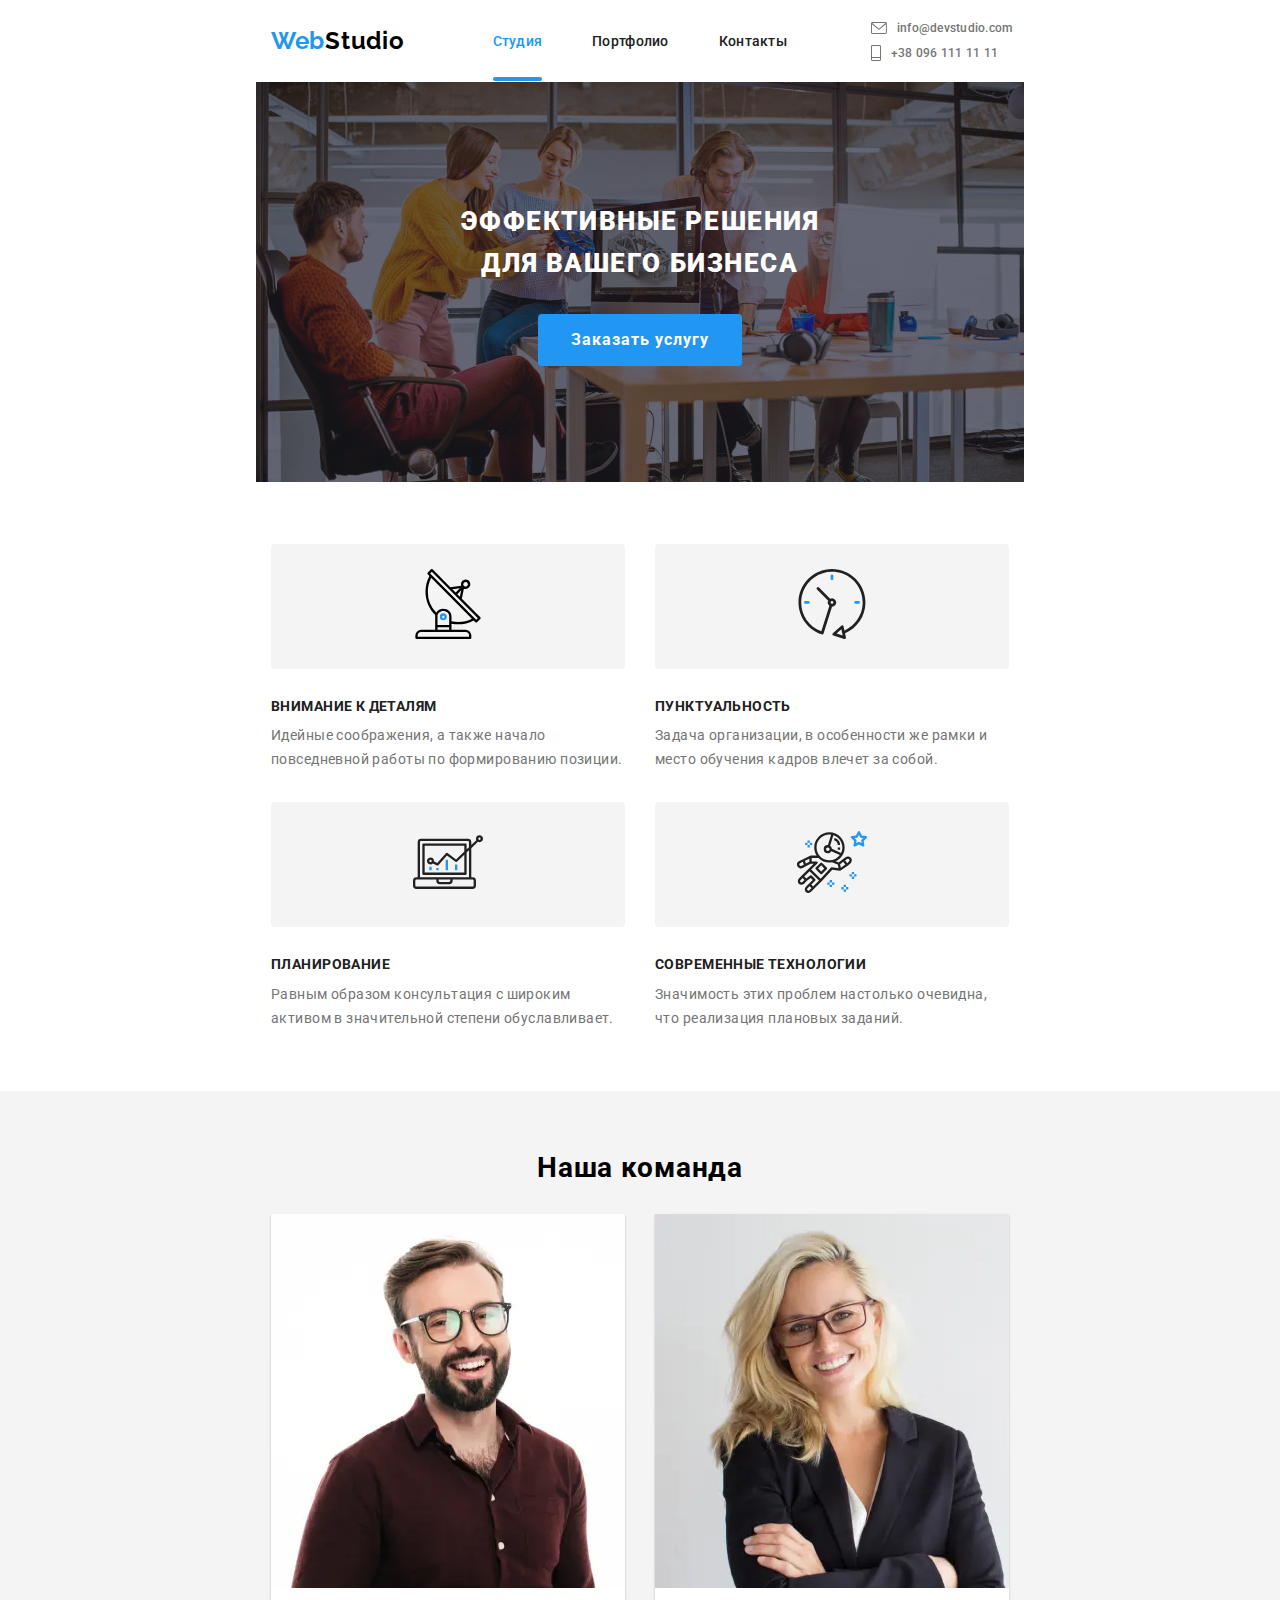
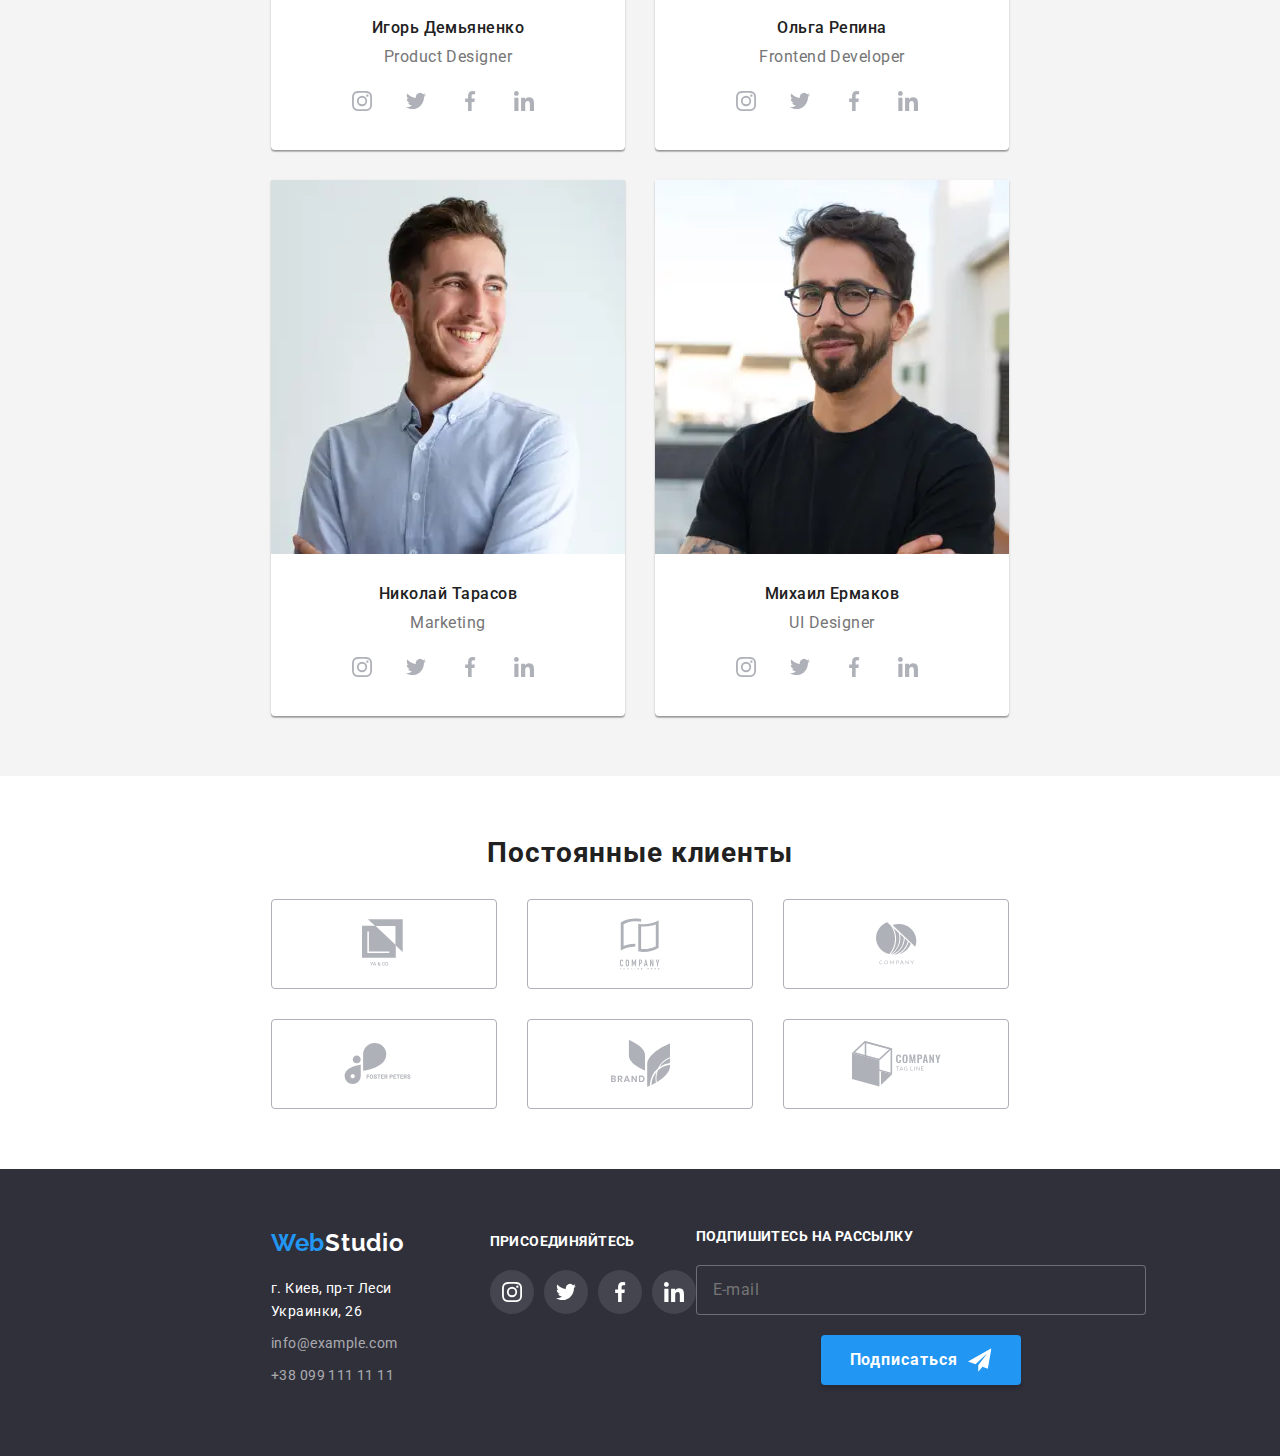
<file: index.html>
<!DOCTYPE html>
<html lang="ru">
  <head>
    <meta charset="UTF-8" />
    <meta name="viewport" content="width=device-width, initial-scale=1.0" />
    <title>Студия</title>
    <link
      rel="stylesheet"
      href="https://cdnjs.cloudflare.com/ajax/libs/modern-normalize/1.0.0/modern-normalize.min.css"
    />
    <link rel="preconnect" href="https://fonts.gstatic.com" />
    <link
      href="https://fonts.googleapis.com/css2?family=Raleway:wght@700&family=Roboto:wght@400;500;700;900&display=swap"
      rel="stylesheet"
    />
    <link rel="stylesheet" href="./css/main.min.css" />
  </head>

  <body>
    <!--Header-->
     <header class="header">
      <div class="container">
        <nav class="nav">
          <a class="logo link" href="./" lang="en"><span class="logo-accent">Web</span>Studio</a>
          <button type="button" class="menu-button" aria-expanded="false" aria-controls="menu-container" data-menu-button>
            <svg width="40" height="40" aria-label="Переключатель мобильного меню">
              <use class="menu-burger" href="images/decor/sprite-optimize.svg#menu-burger"></use>
              <use class="icon-close" href="images/decor/sprite-optimize.svg#close"></use>
            </svg>
          </button>
          <div class="menu-container" id="menu-container" data-menu>
            <ul class="nav-list list">
              <li class="nav-list-item">
                <a class="nav-list-link current link" href="./index.html">Студия</a>
              </li>
              <li class="nav-list-item">
                <a class="nav-list-link link" href="./portfolio.html">Портфолио</a>
              </li>
              <li class="nav-list-item">
                <a class="nav-list-link link" href="#">Контакты</a>
              </li>
            </ul>
            <address class="address">
              <ul class="contact list">
                <li class="contact-list">
                  <a class="contact-link link" href="mailto:info@devstudio.com"><svg width="16px" height="12px"
                      class="contact-icon">
                      <use href="images/decor/sprite-optimize.svg#email"></use>
                    </svg>
                    info@devstudio.com
                  </a>
                </li>
                <li class="contact-list">
                  <a class="contact-link link" href="tel:+380961111111">
                    <svg width="10px" height="16px" class="contact-icon">
                      <use href="images/decor/sprite-optimize.svg#tel"></use>
                    </svg>
                    +38 096 111 11 11</a>
                </li>
              </ul>
            </address>
          </div>
        </nav>
        
      </div>
    </header>
    <main> 
      <!--Hero-->

      <section class="hero">
        <div class="container">
          <h1 class="hero-title">
            Эффективные решения <br />
            для вашего бизнеса
          </h1>
          <button class="modal-btn" type="button" data-modal-open>Заказать услугу</button>
        </div>
      </section>

      <!--Competencies-->

      <section class="quality">
        <div class="container">
          <h2 class="quality-title visually-hidden">Наши качества</h2>
          <ul class="quality-list list">
            <li class="quality-list-item list">
              <div class="quality-icon-decor">
                <svg width="70px" height="70px" class="quality-icon">
                  <use href="images/decor/sprite-optimize.svg#details"></use>
                </svg>
              </div>
              <h3 class="quality-list-title">Внимание к деталям</h3>
              <p class="quality-list-text">
                Идейные соображения, а также начало повседневной работы по
                формированию позиции.
              </p>
            </li>
            <li class="quality-list-item">
              <div class="quality-icon-decor">
                <svg width="70px" height="70px" class="quality-icon">
                  <use
                    href="images/decor/sprite-optimize.svg#punctuality"
                  ></use>
                </svg>
              </div>
              <h3 class="quality-list-title">Пунктуальность</h3>
              <p class="quality-list-text">
                Задача организации, в особенности же рамки и место обучения
                кадров влечет за собой.
              </p>
            </li>
            <li class="quality-list-item">
              <div class="quality-icon-decor">
                <svg width="70px" height="70px" class="quality-icon">
                  <use href="images/decor/sprite-optimize.svg#planning"></use>
                </svg>
              </div>
              <h3 class="quality-list-title">Планирование</h3>
              <p class="quality-list-text">
                Равным образом консультация с широким активом в значительной
                степени обуславливает.
              </p>
            </li>
            <li class="quality-list-item">
              <div class="quality-icon-decor">
                <svg width="70px" height="70px" class="quality-icon">
                  <use
                    href="images/decor/sprite-optimize.svg#modern-technology"
                  ></use>
                </svg>
              </div>
              <h3 class="quality-list-title">Современные технологии</h3>
              <p class="quality-list-text">
                Значимость этих проблем настолько очевидна, что реализация
                плановых заданий.
              </p>
            </li>
          </ul>
        </div>
      </section>

      <!--What are we doing-->

      <section class="work">
        <div class="container">
          <h2 class="section-title">Чем мы занимаемся</h2>
          <ul class="work-list list">
            <li class="work-list-item">
              <picture>
                <source srcset="./images/desktop/doings/doings-1.webp 1x, ./images/desktop/doings/doings-1@2x.webp 2x"
                  media="(min-width: 1600px)" type="image/webp">
                <source 
                srcset="./images/desktop/doings/doings-1.jpg 1x, ./images/desktop/doings/doings-1@2x.jpg 2x"
                media="(min-width: 1600px)">
                <img class="work-list-photo" src="./images/desktop/doings/doings-1.jpg" alt="разработчик пишет код" />
              </picture>
              <p class="work-description">Десктопные приложения</p>
            </li>
            <li class="work-list-item">
              <picture>
                <source srcset="./images/desktop/doings/doings-2.webp 1x, ./images/desktop/doings/doings-2@2x.webp 2x"
                  media="(min-width: 1600px)" type="image/webp">
                <source srcset="./images/desktop/doings/doings-2.jpg 1x, ./images/desktop/doings/doings-2@2x.jpg 2x"
                  media="(min-width: 1600px)">
                <img class="work-list-photo" src="./images/desktop/doings/doings-2.jpg"
                  alt="на мониторе варианты дизайна для мобильного приложения" />
              </picture>
              <p class="work-description">Мобильные приложения</p>
            </li>
            <li class="work-list-item">
              <picture>
                <source srcset="./images/desktop/doings/doings-3.webp 1x, ./images/desktop/doings/doings-3@2x.webp 2x"
                  media="(min-width: 1600px)" type="image/webp">
                <source srcset="./images/desktop/doings/doings-3.jpg 1x, ./images/desktop/doings/doings-3@2x.jpg 2x"
                  media="(min-width: 1600px)">
                <img class="work-list-photo" src="./images/desktop/doings/doings-3.jpg" alt="дизайнер выбирает цвет" />
              </picture>
              <p class="work-description">Дизайнерские решения</p>
            </li>
          </ul>
        </div>
      </section>

      <!--Our team--->

      <section class="team">
        <div class="container">
          <h2 class="team__title">Наша команда</h2>
          <ul class="team__list list">
            <li class="team__item">
              <picture class="team__photo--pic">
                <source srcset="./images/desktop/team/team-1-desktop@1x.webp 1x, ./images/desktop/team/team-1-desktop@2x.webp 2x"
                  media="(min-width: 1600px)" type="image/webp">
                <source srcset="./images/desktop/team/team-1-desktop@1x.jpg 1x, ./images/desktop/team/team-1-desktop@2x.jpg 2x"
                  media="(min-width: 1600px)">
                <source srcset="./images/tablet/team/team-1-tablet@1x.webp 1x, ./images/tablet/team/team-1-tablet@2x.webp 2x"
                  media="(min-width: 768px)" type="image/webp">
                <source srcset="./images/tablet/team/team-1-tablet@1x.jpg 1x, ./images/tablet/team/team-1-tablet@2x.jpg 2x"
                  media="(min-width: 768px)">
                <source srcset="./images/mobile/team/team-1-mobile@1x.webp 1x, ./images/mobile/team/team-1-mobile@2x.webp 2x"
                  media="(min-width: 320px)" type="image/webp">
                <source srcset="./images/mobile/team/team-1-mobile@1x.jpg 1x, ./images/mobile/team/team-1-mobile@2x.jpg 2x"
                  media="(min-width: 320px)">
                <img class="team__photo--img" src="./images/mobile/team/team-1-mobile@1x.jpg" alt="Фото Игоря Демьяненко" />
              </picture>
              <h3 class="team__name">Игорь Демьяненко</h3>
              <p class="team__position" lang="en">Product Designer</p>
              <ul class="social-list list">
                <li class="social-list__item">
                  <a class="social-list__link link" href="#">
                    <svg class="social-list__icon">
                      <use
                        href="./images/decor/sprite-optimize.svg#instagram"
                      ></use>
                    </svg>
                  </a>
                </li>
                <li class="social-list__item">
                  <a class="social-list__link link" href="#">
                    <svg class="social-list__icon">
                      <use
                        href="./images/decor/sprite-optimize.svg#twitter"
                      ></use>
                    </svg>
                  </a>
                </li>
                <li class="social-list__item">
                  <a class="social-list__link link" href="#">
                    <svg class="social-list__icon">
                      <use
                        href="./images/decor/sprite-optimize.svg#facebook"
                      ></use>
                    </svg>
                  </a>
                </li>
                <li class="social-list__item">
                  <a class="social-list__link link" href="#">
                    <svg class="social-list__icon">
                      <use
                        href="./images/decor/sprite-optimize.svg#linkedin"
                      ></use>
                    </svg>
                  </a>
                </li>
              </ul>
            </li>
            <li class="team__item">
              <picture class="team__photo--pic">
                <source srcset="./images/desktop/team/team-2-desktop@1x.webp 1x, ./images/desktop/team/team-2-desktop@2x.webp 2x"
                  media="(min-width: 1600px)" type="image/webp">
                <source srcset="./images/desktop/team/team-2-desktop@1x.jpg 1x, ./images/desktop/team/team-2-desktop@2x.jpg 2x"
                  media="(min-width: 1600px)">
                <source srcset="./images/tablet/team/team-2-tablet@1x.webp 1x, ./images/tablet/team/team-2-tablet@2x.webp 2x"
                  media="(min-width: 768px)" type="image/webp">
                <source srcset="./images/tablet/team/team-2-tablet@1x.jpg 1x, ./images/tablet/team/team-2-tablet@2x.jpg 2x"
                  media="(min-width: 768px)">
                <source srcset="./images/mobile/team/team-2-mobile@1x.webp 1x, ./images/mobile/team/team-2-mobile@2x.webp 2x"
                  media="(min-width: 320px)" type="image/webp">
                <source srcset="./images/mobile/team/team-2-mobile@1x.jpg 1x, ./images/mobile/team/team-2-mobile@2x.jpg 2x"
                  media="(min-width: 320px)">
                <img class="team__photo--img" src="./images/mobile/team/team-2-mobile@1x.jpg" alt="Фото Ольги Репиной" />
              </picture>
              <h3 class="team__name">Ольга Репина</h3>
              <p class="team__position" lang="en">Frontend Developer</p>
              <ul class="social-list list">
                <li class="social-list__item">
                  <a class="social-list__link link" href="#">
                    <svg class="social-list__icon">
                      <use href="./images/decor/sprite-optimize.svg#instagram"></use>
                    </svg>
                  </a>
                </li>
                <li class="social-list__item">
                  <a class="social-list__link link" href="#">
                    <svg class="social-list__icon">
                      <use href="./images/decor/sprite-optimize.svg#twitter"></use>
                    </svg>
                  </a>
                </li>
                <li class="social-list__item">
                  <a class="social-list__link link" href="#">
                    <svg class="social-list__icon">
                      <use href="./images/decor/sprite-optimize.svg#facebook"></use>
                    </svg>
                  </a>
                </li>
                <li class="social-list__item">
                  <a class="social-list__link link" href="#">
                    <svg class="social-list__icon">
                      <use href="./images/decor/sprite-optimize.svg#linkedin"></use>
                    </svg>
                  </a>
                </li>
              </ul>
            </li>
            <li class="team__item">
              <picture class="team__photo--pic">
                <source srcset="./images/desktop/team/team-3-desktop@1x.webp 1x, ./images/desktop/team/team-3-desktop@2x.webp 2x"
                  media="(min-width: 1600px)" type="image/webp">
                <source srcset="./images/desktop/team/team-3-desktop@1x.jpg 1x, ./images/desktop/team/team-3-desktop@2x.jpg 2x"
                  media="(min-width: 1600px)">
                <source srcset="./images/tablet/team/team-3-tablet@1x.webp 1x, ./images/tablet/team/team-3-tablet@2x.webp 2x"
                  media="(min-width: 768px)" type="image/webp">
                <source srcset="./images/tablet/team/team-3-tablet@1x.jpg 1x, ./images/tablet/team/team-3-tablet@2x.jpg 2x"
                  media="(min-width: 768px)">
                <source srcset="./images/mobile/team/team-3-mobile@1x.webp 1x, ./images/mobile/team/team-3-mobile@2x.webp 2x"
                  media="(min-width: 320px)" type="image/webp">
                <source srcset="./images/mobile/team/team-3-mobile@1x.jpg 1x, ./images/mobile/team/team-3-mobile@2x.jpg 2x"
                  media="(min-width: 320px)">
                <img class="team__photo--img" src="./images/mobile/team/team-3-mobile@1x.jpg" alt="Фото Николая Тарасова" />
              </picture>
              <h3 class="team__name">Николай Тарасов</h3>
              <p class="team__position" lang="en">Marketing</p>
              <ul class="social-list list">
                <li class="social-list__item">
                  <a class="social-list__link link" href="#">
                    <svg class="social-list__icon">
                      <use href="./images/decor/sprite-optimize.svg#instagram"></use>
                    </svg>
                  </a>
                </li>
                <li class="social-list__item">
                  <a class="social-list__link link" href="#">
                    <svg class="social-list__icon">
                      <use href="./images/decor/sprite-optimize.svg#twitter"></use>
                    </svg>
                  </a>
                </li>
                <li class="social-list__item">
                  <a class="social-list__link link" href="#">
                    <svg class="social-list__icon">
                      <use href="./images/decor/sprite-optimize.svg#facebook"></use>
                    </svg>
                  </a>
                </li>
                <li class="social-list__item">
                  <a class="social-list__link link" href="#">
                    <svg class="social-list__icon">
                      <use href="./images/decor/sprite-optimize.svg#linkedin"></use>
                    </svg>
                  </a>
                </li>
              </ul>
            </li>
            <li class="team__item">
              <picture class="team__photo--pic">
                <source srcset="./images/desktop/team/team-4-desktop@1x.webp 1x, ./images/desktop/team/team-4-desktop@2x.webp 2x"
                  media="(min-width: 1600px)" type="image/webp">
                <source srcset="./images/desktop/team/team-4-desktop@1x.jpg 1x, ./images/desktop/team/team-4-desktop@2x.jpg 2x"
                  media="(min-width: 1600px)">
                <source srcset="./images/tablet/team/team-4-tablet@1x.webp 1x, ./images/tablet/team/team-4-tablet@2x.webp 2x"
                  media="(min-width: 768px)" type="image/webp">
                <source srcset="./images/tablet/team/team-4-tablet@1x.jpg 1x, ./images/tablet/team/team-4-tablet@2x.jpg 2x"
                  media="(min-width: 768px)">
                <source srcset="./images/mobile/team/team-4-mobile@1x.webp 1x, ./images/mobile/team/team-4-mobile@2x.webp 2x"
                  media="(min-width: 320px)" type="image/webp">
                <source srcset="./images/mobile/team/team-4-mobile@1x.jpg 1x, ./images/mobile/team/team-4-mobile@2x.jpg 2x"
                  media="(min-width: 320px)">
                <img class="team__photo--img" src="./images/mobile/team/team-4-mobile@1x.jpg" alt="Фото Михаила Ермакова" />
              </picture>
              <h3 class="team__name">Михаил Ермаков</h3>
              <p class="team__position" lang="en">UI Designer</p>
              <ul class="social-list list">
                <li class="social-list__item">
                  <a class="social-list__link link" href="#">
                    <svg class="social-list__icon">
                      <use href="./images/decor/sprite-optimize.svg#instagram"></use>
                    </svg>
                  </a>
                </li>
                <li class="social-list__item">
                  <a class="social-list__link link" href="#">
                    <svg class="social-list__icon">
                      <use href="./images/decor/sprite-optimize.svg#twitter"></use>
                    </svg>
                  </a>
                </li>
                <li class="social-list__item">
                  <a class="social-list__link link" href="#">
                    <svg class="social-list__icon">
                      <use href="./images/decor/sprite-optimize.svg#facebook"></use>
                    </svg>
                  </a>
                </li>
                <li class="social-list__item">
                  <a class="social-list__link link" href="#">
                    <svg class="social-list__icon">
                      <use href="./images/decor/sprite-optimize.svg#linkedin"></use>
                    </svg>
                  </a>
                </li>
              </ul>
            </li>
          </ul>
        </div>
      </section>

      <!-- Clients -->

     <section class="clients"> 
        <div class="container">
          <h2 class="section-title">Постоянные клиенты</h2>
          <ul class="clients-list list">
            <li class="clients-list-item">
              <a class="clients-list-icon link" href="#">
                <svg  width="45" height="50" class="clients-icon-yago icon">
                  <use href="./images/decor/sprite-optimize.svg#logo-1"></use>
                </svg>
              </a>
            </li>
            <li class="clients-list-item">
              <a class="clients-list-icon link" href="#">
                <svg width="40" height="52" class="clients-icon-flag icon">
                  <use href="./images/decor/sprite-optimize.svg#logo-2"></use>
                </svg>
              </a>
            </li>
            <li class="clients-list-item">
              <a class="clients-list-icon link" href="#">
                <svg width="41" height="43" class="clients-icon-flower icon">
                  <use href="./images/decor/sprite-optimize.svg#logo-3"></use>
                </svg>
              </a>
            </li>
            <li class="clients-list-item">
              <a class="clients-list-icon link" href="#">
                <svg width="80" height="42" class="clients-icon-foster icon">
                  <use href="./images/decor/sprite-optimize.svg#logo-4"></use>
                </svg>
              </a>
            </li>
            <li class="clients-list-item">
              <a class="clients-list-icon link" href="#">
                <svg width="59" height="47" class="clients-icon-brand icon">
                  <use href="./images/decor/sprite-optimize.svg#logo-5"></use>
                </svg>
              </a>
            </li>
            <li class="clients-list-item">
              <a class="clients-list-icon link" href="#">
                <svg width="89" height="46" class="clients-icon-tagline icon">
                  <use href="./images/decor/sprite-optimize.svg#logo-6"></use>
                </svg>
              </a>
            </li>
          </ul>
        </div>
      </section> 
    </main>
    <!--Footer-->
    <footer class="footer">
      <div class="container">
        <div class="communications">
          <a class="logo-footer link" href="./index.html" lang="en"
            ><span class="logo-accent">Web</span
            ><span class="logo-alt">Studio</span></a
          >
          <address class="address-footer">
            <a
              class="contact-footer-link link"
              href="https://goo.gl/maps/aoXQvRGG7g863qA2A"
              >г. Киев, пр-т Леси Украинки, 26</a
            >
            <ul class="contacts-footer list">
              <li class="contacts-footer-list">
                <a
                  class="contact-footer-link link"
                  href="mailto:info@example.com"
                  >info@example.com</a
                >
              </li>
              <li class="contacts-footer-list">
                <a class="contact-footer-link link" href="telto:+380991111111"
                  >+38 099 111 11 11</a
                >
              </li>
            </ul>
          </address>
        </div>
        <div class="social-footer">
          <h3 class="social-call">Присоединяйтесь</h3>
          <ul class="social-list-footer list">
            <li class="social-list-footer-item">
              <a class="social-list-footer-link link" href="#">
                <svg   width="20" height="20" class="social-list-footer-icon">
                  <use
                    href="./images/decor/sprite-optimize.svg#instagram"
                  ></use>
                </svg>
              </a>
            </li>
            <li class="social-list-footer-item">
              <a class="social-list-footer-link link" href="#">
                <svg width="20" height="20" class="social-list-footer-icon">
                  <use href="./images/decor/sprite-optimize.svg#twitter"></use>
                </svg>
              </a>
            </li>
            <li class="social-list-footer-item">
              <a class="social-list-footer-link link" href="#">
                <svg width="20" height="20" class="social-list-footer-icon">
                  <use href="./images/decor/sprite-optimize.svg#facebook"></use>
                </svg>
              </a>
            </li>
            <li class="social-list-footer-item">
              <a class="social-list-footer-link link" href="#">
                <svg width="20" height="20" class="social-list-footer-icon">
                  <use href="./images/decor/sprite-optimize.svg#linkedin"></use>
                </svg>
              </a>
            </li>
          </ul>
        </div>
        <div class="social-footer-subscribe">
          <form action="#" class="social-footer-subscribe-form">
            <span class="social-footer-subscribe-wrapper">
              <p class="social-call">Подпишитесь на рассылку</p>
              <input type="email" name="footer-user-email" class="footer-form-input" placeholder="E-mail">
            </span>
              <button type="submit" class="footer-form-btn">Подписаться
              <svg width="24" height="24" class="footer-form-btn-icon">
                <use href="./images/decor/sprite-optimize.svg#icon-send"></use>
              </svg>
            </button>
          </form>
        </div>
       </div>
    </footer>
    <div class="backdrop is-hidden" data-modal>
      <div class="modal">
        <button type="button" class="close-btn" data-modal-close>
          <svg width="11" height="11" class="close-btn-icon">
            <use href="./images/decor/sprite-optimize.svg#close-btn"></use>
          </svg>
        </button>
        <p class="form-call">Оставьте свои данные, мы вам перезвоним</p>
        <form action="#" class="modal-form">
          <label class="modal-form-field">
            Имя
            <span class="modal-form-input-wrapper">
             <input type="text" name="user-name" class="modal-form-input">
             <svg width="18" height="18" class="modal-form-icon">
              <use href="./images/decor/sprite-optimize.svg#user-form"></use>
             </svg>
            </span>
          </label>
          <label class="modal-form-field">
            Телефон
            <span class="modal-form-input-wrapper">
              <input type="tel" name="user-phone" class="modal-form-input">
              <svg width="18" height="18" class="modal-form-icon">
                <use href="./images/decor/sprite-optimize.svg#phone-form"></use>
              </svg>
            </span>
          </label>
          <label class="modal-form-field">
            Почта
            <span class="modal-form-input-wrapper">
              <input type="email" name="user-email" class="modal-form-input">
              <svg width="18" height="18" class="modal-form-icon">
                <use href="./images/decor/sprite-optimize.svg#email-form"></use>
              </svg>
            </span>
          </label>
          <label class="modal-form-field-last">
            Комментарий
            <textarea class="modal-form-user-comment" name="user-comment" placeholder="Введите текст"></textarea>
          </label>
          <input id="user-policy" type="checkbox" name="user-policy" value="accept-policy" class="modal-form-policy visually-hidden">
          <label for="user-policy" class="modal-form-policy-text">Соглашаюсь с рассылкой и принимаю <a href="#" class="modal-form-policy-link">Условия договора</a></label>
          <button type="submit" class="modal-form-btn">Отправить</button>
        </form>
      </div>
    </div>
    <script src="./js/modal.js"></script>
    <script src="./js/menu.js"></script>
  </body>
</html>
</file>
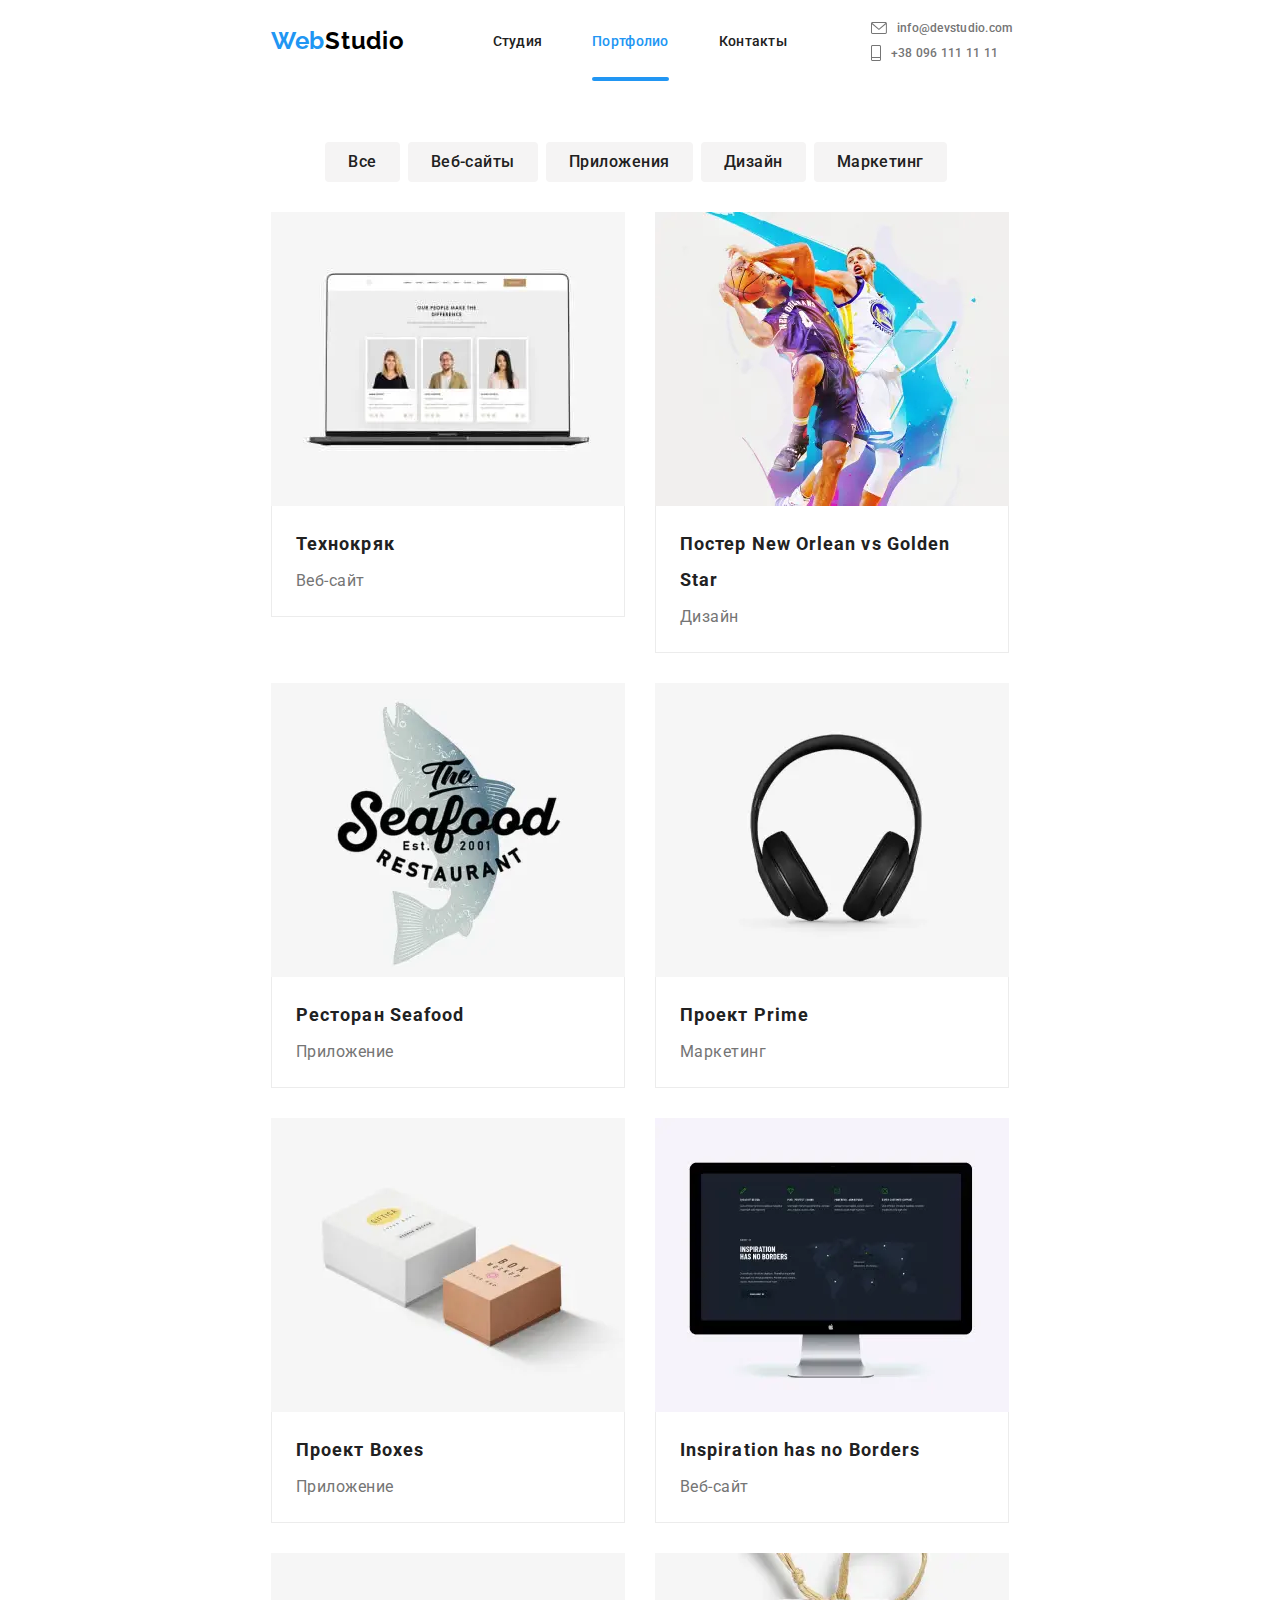
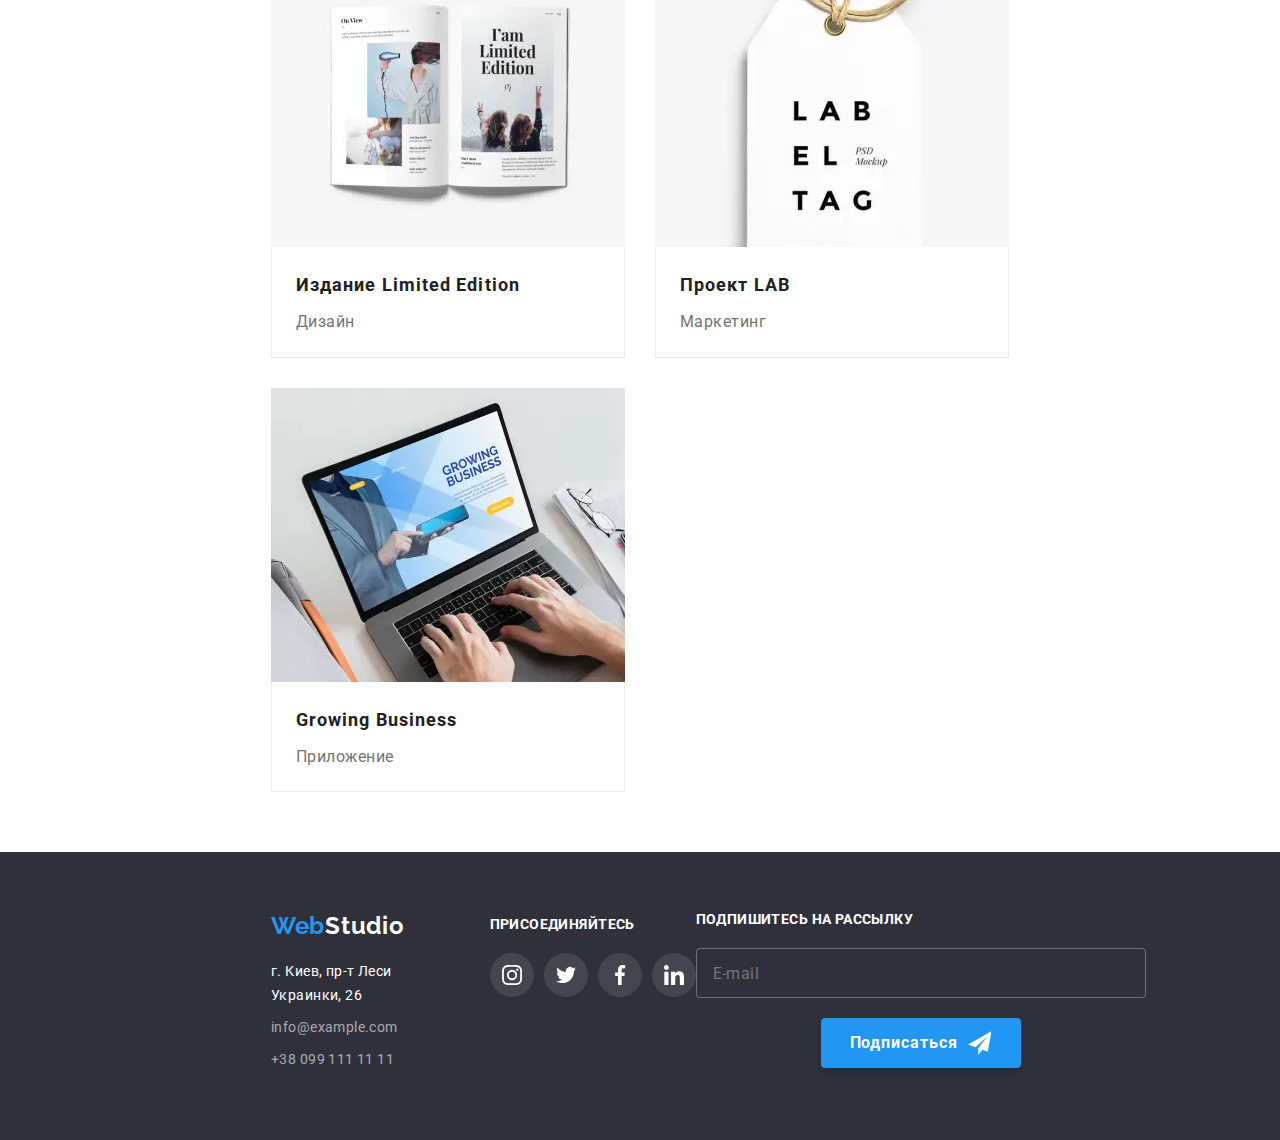
<file: portfolio.html>
<!DOCTYPE html>
<html lang="ru">
  <head>
    <meta charset="UTF-8" />
    <meta name="viewport" content="width=device-width, initial-scale=1.0" />
    <title>Портфолио</title>
    <link
      rel="stylesheet"
      href="https://cdnjs.cloudflare.com/ajax/libs/modern-normalize/1.0.0/modern-normalize.min.css"
    />
    <link rel="preconnect" href="https://fonts.gstatic.com" />
    <link
      href="https://fonts.googleapis.com/css2?family=Raleway:wght@700&family=Roboto:wght@400;500;700;900&display=swap"
      rel="stylesheet"
    />
     <link rel="stylesheet" href="./css/portfolio.min.css" />
  </head>
  <body>
    <!--Header-->
    <header class="header header-portfolio">
      <div class="container">
        <nav class="nav">
          <a class="logo link" href="./" lang="en"><span class="logo-accent">Web</span>Studio</a>
          <button type="button" class="menu-button" aria-expanded="false" aria-controls="menu-container" data-menu-button>
            <svg width="40" height="40" aria-label="Переключатель мобильного меню">
              <use class="menu-burger" href="images/decor/sprite-optimize.svg#menu-burger"></use>
              <use class="icon-close" href="images/decor/sprite-optimize.svg#close"></use>
            </svg>
          </button>
          <div class="menu-container" id="menu-container" data-menu>
            <ul class="nav-list list">
              <li class="nav-list-item">
                <a class="nav-list-link  link" href="./index.html">Студия</a>
              </li>
              <li class="nav-list-item">
                <a class="nav-list-link current link" href="./portfolio.html">Портфолио</a>
              </li>
              <li class="nav-list-item">
                <a class="nav-list-link link" href="#">Контакты</a>
              </li>
            </ul>
            <address class="address">
              <ul class="contact list">
                <li class="contact-list">
                  <a class="contact-link link" href="mailto:info@devstudio.com"><svg width="16px" height="12px"
                      class="contact-icon">
                      <use href="images/decor/sprite-optimize.svg#email"></use>
                    </svg>
                    info@devstudio.com
                  </a>
                </li>
                <li class="contact-list">
                  <a class="contact-link link" href="tel:+380961111111">
                    <svg width="10px" height="16px" class="contact-icon">
                      <use href="images/decor/sprite-optimize.svg#tel"></use>
                    </svg>
                    +38 096 111 11 11</a>
                </li>
              </ul>
            </address>
          </div>
        </nav>
      
      </div>
    </header>
    <main>
      <!--Projects-->
      <section class="projects">
        <div class="container">
          <ul class="filters-list-btn list">
            <li><button class="filters-btn" type="button">Все</button></li>
            <li>
              <button class="filters-btn" type="button">Веб-сайты</button>
            </li>
            <li>
              <button class="filters-btn" type="button">Приложения</button>
            </li>
            <li><button class="filters-btn" type="button">Дизайн</button></li>
            <li>
              <button class="filters-btn" type="button">Маркетинг</button>
            </li>
          </ul>
          <ul class="projects-list list">
            <li class="projects-list-item">
              <a class="link-card link" href="#"
                ><div class="project-card-overly">
                  <picture class="projects-list-photo">
                    <source srcset="./images/desktop/portfolio/pr-1.webp 1x, ./images/desktop/portfolio/pr-1@2x.webp 2x" 
                      media="(min-width: 1600px)" type="image/webp">
                    <source srcset="./images/desktop/portfolio/pr-1.jpg 1x, ./images/desktop/portfolio/pr-1@2x.jpg 2x"
                      media="(min-width: 1600px)">
                    <source srcset="./images/tablet/portfolio/pr-1-tablet-webp@1x.webp 1x, ./images/tablet/portfolio/pr-1-tablet-webp@2x.webp 2x"
                      media="(min-width: 768px)" type="image/webp">
                    <source srcset="./images/tablet/portfolio/pr-1-tablet@1x.jpg 1x, ./images/tablet/portfolio/pr-1-tablet@2x.jpg 2x"
                      media="(min-width: 768px)">
                    <source srcset="./images/mobile/portfolio/pr-1-mobile-webp@1x.webp 1x, ./images/mobile/portfolio/pr-1-mobile-webp@2x.webp 2x"
                      media="(min-width: 480px)" type="image/webp">
                    <source srcset="./images/mobile/portfolio/pr-1-mobile@1x.jpg 1x, ./images/mobile/portfolio/pr-1-mobile@2x.jpg 2x"
                      media="(min-width: 480px)">
                    <img class="projects-list-photo" src="./images/mobile/portfolio/pr-1-mobile@1x.jpg" alt="ноутбук с открытым сайтом" />
                  </picture>
                  
                  <p class="projects-list-description">Технокряк это современная площадка распространения коронавируса. Компании
                    используют эту платформу для цифрового
                    шпионажа и атак на защищённые сервера конкурентов.</p>
                </div>
                <div class="projects-name-decor">
                  <h2 class="projects-name">Технокряк</h2>
                  <p class="filter-item">Веб-сайт</p>
                </div>
              </a>
            </li>
            <li class="projects-list-item">
              <a class="link-card link" href="#"
                >
                <div class="project-card-overly">
                  <picture class="projects-list-photo">
                    <source srcset="./images/desktop/portfolio/pr-2.webp 1x, ./images/desktop/portfolio/pr-2@2x.webp 2x"
                      media="(min-width: 1600px)" type="image/webp">
                    <source srcset="./images/desktop/portfolio/pr-2.jpg 1x, ./images/desktop/portfolio/pr-2@2x.jpg 2x"
                      media="(min-width: 1600px)">
                    <source
                      srcset="./images/tablet/portfolio/pr-2-tablet-webp@1x.webp 1x, ./images/tablet/portfolio/pr-2-tablet-webp@2x.webp 2x"
                      media="(min-width: 768px)" type="image/webp">
                    <source srcset="./images/tablet/portfolio/pr-2-tablet@1x.jpg 1x, ./images/tablet/portfolio/pr-2-tablet@2x.jpg 2x"
                      media="(min-width: 768px)">
                    <source
                      srcset="./images/mobile/portfolio/pr-2-mobile-webp@1x.webp 1x, ./images/mobile/portfolio/pr-2-mobile-webp@2x.webp 2x"
                      media="(min-width: 480px)" type="image/webp">
                    <source srcset="./images/mobile/portfolio/pr-2-mobile@1x.jpg 1x, ./images/mobile/portfolio/pr-2-mobile@2x.jpg 2x"
                      media="(min-width: 480px)">
                    <img class="projects-list-photo" src="./images/mobile/portfolio/pr-2-mobile@1x.jpg" alt="два баскетболиста сражаются за мяч"/>
                  </picture>
                  
                  <p class="projects-list-description">Технокряк это современная площадка распространения коронавируса. Компании
                    используют эту платформу для цифрового
                    шпионажа и атак на защищённые сервера конкурентов.</p>
                </div>
                <div class="projects-name-decor">
                  <h2 class="projects-name">
                    Постер New Orlean vs Golden <br class="break">Star
                  </h2>
                  <p class="filter-item">Дизайн</p>
                </div>
              </a>
            </li>
            <li class="projects-list-item">
              <a class="link-card link" href="#"
                >
                <div class="project-card-overly">
                  <picture class="projects-list-photo">
                    <source srcset="./images/desktop/portfolio/pr-3.webp 1x, ./images/desktop/portfolio/pr-3@2x.webp 2x"
                      media="(min-width: 1600px)" type="image/webp">
                    <source srcset="./images/desktop/portfolio/pr-3.jpg 1x, ./images/desktop/portfolio/pr-3@2x.jpg 2x"
                      media="(min-width: 1600px)">
                    <source
                      srcset="./images/tablet/portfolio/pr-3-tablet-webp@1x.webp 1x, ./images/tablet/portfolio/pr-3-tablet-webp@2x.webp 2x"
                      media="(min-width: 768px)" type="image/webp">
                    <source srcset="./images/tablet/portfolio/pr-3-tablet@1x.jpg 1x, ./images/tablet/portfolio/pr-3-tablet@2x.jpg 2x"
                      media="(min-width: 768px)">
                    <source
                      srcset="./images/mobile/portfolio/pr-3-mobile-webp@1x.webp 1x, ./images/mobile/portfolio/pr-3-mobile-webp@2x.webp 2x"
                      media="(min-width: 480px)" type="image/webp">
                    <source srcset="./images/mobile/portfolio/pr-3-mobile@1x.jpg 1x, ./images/mobile/portfolio/pr-3-mobile@2x.jpg 2x"
                      media="(min-width: 480px)">
                    <img class="projects-list-photo" src="./images/mobile/portfolio/pr-3-mobile@1x.jpg" alt="логотип ресторана морепродуктов"/>
                  </picture>
                  
                  <p class="projects-list-description">Технокряк это современная площадка распространения коронавируса. Компании
                    используют эту платформу для цифрового
                    шпионажа и атак на защищённые сервера конкурентов.</p>
                </div>
                <div class="projects-name-decor">
                  <h2 class="projects-name">Ресторан Seafood</h2>
                  <p class="filter-item">Приложение</p>
                </div>
              </a>
            </li>
            <li class="projects-list-item">
              <a class="link-card link" href="#"
                >
                <div class="project-card-overly">
                  <picture class="projects-list-photo">
                    <source srcset="./images/desktop/portfolio/pr-4.webp 1x, ./images/desktop/portfolio/pr-4@2x.webp 2x"
                      media="(min-width: 1600px)" type="image/webp">
                    <source srcset="./images/desktop/portfolio/pr-4.jpg 1x, ./images/desktop/portfolio/pr-4@2x.jpg 2x"
                      media="(min-width: 1600px)">
                    <source
                      srcset="./images/tablet/portfolio/pr-4-tablet-webp@1x.webp 1x, ./images/tablet/portfolio/pr-4-tablet-webp@2x.webp 2x"
                      media="(min-width: 768px)" type="image/webp">
                    <source srcset="./images/tablet/portfolio/pr-4-tablet@1x.jpg 1x, ./images/tablet/portfolio/pr-4-tablet@2x.jpg 2x"
                      media="(min-width: 768px)">
                    <source
                      srcset="./images/mobile/portfolio/pr-4-mobile-webp@1x.webp 1x, ./images/mobile/portfolio/pr-4-mobile-webp@2x.webp 2x"
                      media="(min-width: 480px)" type="image/webp">
                    <source srcset="./images/mobile/portfolio/pr-4-mobile@1x.jpg 1x, ./images/mobile/portfolio/pr-4-mobile@2x.jpg 2x"
                      media="(min-width: 480px)">
                  <img class="projects-list-photo" src="./images/mobile/portfolio/pr-4-mobile@1x.jpg" alt="фото наушников"/>
                  </picture>
                  
                  <p class="projects-list-description">Технокряк это современная площадка распространения коронавируса. Компании
                    используют эту платформу для цифрового
                    шпионажа и атак на защищённые сервера конкурентов.</p>
                </div>
                <div class="projects-name-decor">
                  <h2 class="projects-name">Проект Prime</h2>
                  <p class="filter-item">Маркетинг</p>
                </div>
              </a>
            </li>
            <li class="projects-list-item">
              <a class="link-card link" href="#"
                >
                <div class="project-card-overly">
                  <picture class="projects-list-photo">
                    <source srcset="./images/desktop/portfolio/pr-5.webp 1x, ./images/desktop/portfolio/pr-5@2x.webp 2x"
                      media="(min-width: 1600px)" type="image/webp">
                    <source srcset="./images/desktop/portfolio/pr-5.jpg 1x, ./images/desktop/portfolio/pr-5@2x.jpg 2x"
                      media="(min-width: 1600px)">
                    <source
                      srcset="./images/tablet/portfolio/pr-5-tablet-webp@1x.webp 1x, ./images/tablet/portfolio/pr-5-tablet-webp@2x.webp 2x"
                      media="(min-width: 768px)" type="image/webp">
                    <source srcset="./images/tablet/portfolio/pr-5-tablet@1x.jpg 1x, ./images/tablet/portfolio/pr-5-tablet@2x.jpg 2x"
                      media="(min-width: 768px)">
                    <source
                      srcset="./images/mobile/portfolio/pr-5-mobile-webp@1x.webp 1x, ./images/mobile/portfolio/pr-5-mobile-webp@2x.webp 2x"
                      media="(min-width: 480px)" type="image/webp">
                    <source srcset="./images/mobile/portfolio/pr-5-mobile@1x.jpg 1x, ./images/mobile/portfolio/pr-5-mobile@2x.jpg 2x"
                      media="(min-width: 480px)">
                    <img class="projects-list-photo" src="./images/mobile/portfolio/pr-5-mobile@1x.jpg" alt="две коробки разных размеров"/>
                  </picture>
                  
                  <p class="projects-list-description">Технокряк это современная площадка распространения коронавируса. Компании
                    используют эту платформу для цифрового
                    шпионажа и атак на защищённые сервера конкурентов.</p>
                </div>
                <div class="projects-name-decor">
                  <h2 class="projects-name">Проект Boxes</h2>
                  <p class="filter-item">Приложение</p>
                </div>
              </a>
            </li>
            <li class="projects-list-item">
              <a class="link-card link" href="#"
                >
                <div class="project-card-overly">
                  <picture class="projects-list-photo">
                    <source srcset="./images/desktop/portfolio/pr-6.webp 1x, ./images/desktop/portfolio/pr-6@2x.webp 2x"
                      media="(min-width: 1600px)" type="image/webp">
                    <source srcset="./images/desktop/portfolio/pr-6.jpg 1x, ./images/desktop/portfolio/pr-6@2x.jpg 2x"
                      media="(min-width: 1600px)">
                    <source
                      srcset="./images/tablet/portfolio/pr-6-tablet-webp@1x.webp 1x, ./images/tablet/portfolio/pr-6-tablet-webp@2x.webp 2x"
                      media="(min-width: 768px)" type="image/webp">
                    <source srcset="./images/tablet/portfolio/pr-6-tablet@1x.jpg 1x, ./images/tablet/portfolio/pr-6-tablet@2x.jpg 2x"
                      media="(min-width: 768px)">
                    <source
                      srcset="./images/mobile/portfolio/pr-6-mobile-webp@1x.webp 1x, ./images/mobile/portfolio/pr-6-mobile-webp@2x.webp 2x"
                      media="(min-width: 480px)" type="image/webp">
                    <source srcset="./images/mobile/portfolio/pr-6-mobile@1x.jpg 1x, ./images/mobile/portfolio/pr-6-mobile@2x.jpg 2x"
                      media="(min-width: 480px)">
                    <img class="projects-list-photo" src="./images/mobile/portfolio/pr-6-mobile@1x.jpg" alt="монитор с открытым сайтом"/>
                  </picture>
                  
                  <p class="projects-list-description">Технокряк это современная площадка распространения коронавируса. Компании
                    используют эту платформу для цифрового
                    шпионажа и атак на защищённые сервера конкурентов.</p>
                </div>
                <div class="projects-name-decor">
                  <h2 class="projects-name" lang="en">
                    Inspiration has no Borders
                  </h2>
                  <p class="filter-item">Веб-сайт</p>
                </div>
              </a>
            </li>
            <li class="projects-list-item">
              <a class="link-card link" href="#">
                <div class="project-card-overly">
                  <picture class="projects-list-photo">
                    <source srcset="./images/desktop/portfolio/pr-7.webp 1x, ./images/desktop/portfolio/pr-7@2x.webp 2x"
                      media="(min-width: 1600px)" type="image/webp">
                    <source srcset="./images/desktop/portfolio/pr-7.jpg 1x, ./images/desktop/portfolio/pr-7@2x.jpg 2x"
                      media="(min-width: 1600px)">
                    <source
                      srcset="./images/tablet/portfolio/pr-7-tablet-webp@1x.webp 1x, ./images/tablet/portfolio/pr-7-tablet-webp@2x.webp 2x"
                      media="(min-width: 768px)" type="image/webp">
                    <source srcset="./images/tablet/portfolio/pr-7-tablet@1x.jpg 1x, ./images/tablet/portfolio/pr-7-tablet@2x.jpg 2x"
                      media="(min-width: 768px)">
                    <source
                      srcset="./images/mobile/portfolio/pr-7-mobile-webp@1x.webp 1x, ./images/mobile/portfolio/pr-7-mobile-webp@2x.webp 2x"
                      media="(min-width: 480px)" type="image/webp">
                    <source srcset="./images/mobile/portfolio/pr-7-mobile@1x.jpg 1x, ./images/mobile/portfolio/pr-7-mobile@2x.jpg 2x"
                      media="(min-width: 480px)">
                    <img class="projects-list-photo" src="./images/mobile/portfolio/pr-7-mobile@1x.jpg" alt="разворот журнала"/>
                  </picture>
                 
                  <p class="projects-list-description">Технокряк это современная площадка распространения коронавируса. Компании
                    используют эту платформу для цифрового
                    шпионажа и атак на защищённые сервера конкурентов.</p>
                </div>
                <div class="projects-name-decor">
                  <h2 class="projects-name">Издание Limited Edition</h2>
                  <p class="filter-item">Дизайн</p>
                </div>
              </a>
            </li>
            <li class="projects-list-item">
              <a class="link-card link" href="#"
                >
                <div class="project-card-overly">
                  <picture class="projects-list-photo">
                    <source srcset="./images/desktop/portfolio/pr-8.webp 1x, ./images/desktop/portfolio/pr-8@2x.webp 2x"
                      media="(min-width: 1600px)" type="image/webp">
                    <source srcset="./images/desktop/portfolio/pr-8.jpg 1x, ./images/desktop/portfolio/pr-8@2x.jpg 2x"
                      media="(min-width: 1600px)">
                    <source
                      srcset="./images/tablet/portfolio/pr-8-tablet-webp@1x.webp 1x, ./images/tablet/portfolio/pr-8-tablet-webp@2x.webp 2x"
                      media="(min-width: 768px)" type="image/webp">
                    <source srcset="./images/tablet/portfolio/pr-8-tablet@1x.jpg 1x, ./images/tablet/portfolio/pr-8-tablet@2x.jpg 2x"
                      media="(min-width: 768px)">
                    <source
                      srcset="./images/mobile/portfolio/pr-8-mobile-webp@1x.webp 1x, ./images/mobile/portfolio/pr-8-mobile-webp@2x.webp 2x"
                      media="(min-width: 480px)" type="image/webp">
                    <source srcset="./images/mobile/portfolio/pr-8-mobile@1x.jpg 1x, ./images/mobile/portfolio/pr-8-mobile@2x.jpg 2x"
                      media="(min-width: 480px)">
                    <img class="projects-list-photo" src="./images/mobile/portfolio/pr-8-mobile@1x.jpg" alt="бирка с логотипом компании маркетологов"/>
                  </picture>
                  
                  <p class="projects-list-description">Технокряк это современная площадка распространения коронавируса. Компании
                    используют эту платформу для цифрового
                    шпионажа и атак на защищённые сервера конкурентов.</p>
                </div>
                <div class="projects-name-decor">
                  <h2 class="projects-name">Проект LAB</h2>
                  <p class="filter-item">Маркетинг</p>
                </div>
              </a>
            </li>
            <li class="projects-list-item">
              <a class="link-card link" href="#"
                >
                <div class="project-card-overly">
                  <picture class="projects-list-photo">
                    <source srcset="./images/desktop/portfolio/pr-9.webp 1x, ./images/desktop/portfolio/pr-9@2x.webp 2x"
                      media="(min-width: 1600px)" type="image/webp">
                    <source srcset="./images/desktop/portfolio/pr-9.jpg 1x, ./images/desktop/portfolio/pr-9@2x.jpg 2x"
                      media="(min-width: 1600px)">
                    <source
                      srcset="./images/tablet/portfolio/pr-9-tablet-webp@1x.webp 1x, ./images/tablet/portfolio/pr-9-tablet-webp@2x.webp 2x"
                      media="(min-width: 768px)" type="image/webp">
                    <source srcset="./images/tablet/portfolio/pr-9-tablet@1x.jpg 1x, ./images/tablet/portfolio/pr-9-tablet@2x.jpg 2x"
                      media="(min-width: 768px)">
                    <source
                      srcset="./images/mobile/portfolio/pr-9-mobile-webp@1x.webp 1x, ./images/mobile/portfolio/pr-9-mobile-webp@2x.webp 2x"
                      media="(min-width: 480px)" type="image/webp">
                    <source srcset="./images/mobile/portfolio/pr-9-mobile@1x.jpg 1x, ./images/mobile/portfolio/pr-9-mobile@2x.jpg 2x"
                      media="(min-width: 480px)">
                    <img class="projects-list-photo" src="./images/mobile/portfolio/pr-9-mobile@1x.jpg"
                      alt="руки на клавиатуре ноутбука с открытым сайтом приложения для бизнеса"/>
                  </picture>
                 
                  <p class=" projects-list-description">Технокряк это современная площадка распространения коронавируса. Компании используют эту платформу для цифрового шпионажа и атак на защищённые сервера конкурентов.</p>
                </div>
                <div class="projects-name-decor">
                  <h2 class="projects-name" lang="en">Growing Business</h2>
                  <p class="filter-item">Приложение</p>
                </div>
              </a>
            </li>
          </ul>
        </div>
      </section>
    </main>
    <footer class="footer">
      <div class="container">
        <div class="communications">
          <a class="logo-footer link" href="./index.html" lang="en"
            ><span class="logo-accent">Web</span
            ><span class="logo-alt">Studio</span></a
          >
          <address class="address-footer">
            <a
              class="contact-footer-link link"
              href="https://goo.gl/maps/aoXQvRGG7g863qA2A"
              >г. Киев, пр-т Леси Украинки, 26</a
            >
            <ul class="contacts-footer list">
              <li class="contacts-footer-list">
                <a
                  class="contact-footer-link link"
                  href="mailto:info@example.com"
                  >info@example.com</a
                >
              </li>
              <li class="contacts-footer-list">
                <a class="contact-footer-link link" href="telto:+380991111111"
                  >+38 099 111 11 11</a
                >
              </li>
            </ul>
          </address>
        </div>
        <div class="social-footer">
          <h3 class="social-call">Присоединяйтесь</h3>
          <ul class="social-list-footer list">
            <li class="social-list-footer-item">
              <a class="social-list-footer-link link" href="#">
                <svg width="20" height="20" class="social-list-footer-icon">
                  <use
                    href="./images/decor/sprite-optimize.svg#instagram"
                  ></use>
                </svg>
              </a>
            </li>
            <li class="social-list-footer-item">
              <a class="social-list-footer-link link" href="#">
                <svg width="20" height="20" class="social-list-footer-icon">
                  <use href="./images/decor/sprite-optimize.svg#twitter"></use>
                </svg>
              </a>
            </li>
            <li class="social-list-footer-item">
              <a class="social-list-footer-link link" href="#">
                <svg width="20" height="20" class="social-list-footer-icon">
                  <use href="./images/decor/sprite-optimize.svg#facebook"></use>
                </svg>
              </a>
            </li>
            <li class="social-list-footer-item">
              <a class="social-list-footer-link link" href="#">
                <svg width="20" height="20" class="social-list-footer-icon">
                  <use href="./images/decor/sprite-optimize.svg#linkedin"></use>
                </svg>
              </a>
            </li>
          </ul>
        </div>
        <div class="social-footer-subscribe">
          <form action="#" class="social-footer-subscribe-form">
            <span class="social-footer-subscribe-wrapper">
              <p class="social-call">Подпишитесь на рассылку</p>
              <input type="email" name="footer-user-email" class="footer-form-input" placeholder="E-mail">
            </span>
            <button type="submit" class="footer-form-btn">Подписаться
              <svg class="footer-form-btn-icon">
                <use href="./images/decor/sprite-optimize.svg#icon-send"></use>
              </svg>
            </button>
          </form>
        </div>
      </div>
    </footer>
    <script src="./js/menu.js"></script>
  </body>
</html>
</file>
<file: css/main.min.css>
.visually-hidden{position:absolute !important;clip:rect(1px 1px 1px 1px);clip:rect(1px, 1px, 1px, 1px);padding:0 !important;border:0 !important;height:1px !important;width:1px !important;overflow:hidden}body{font-family:"Roboto",sans-serif}.link{text-decoration:none;font-style:normal}.list{list-style:none}h1,h2,h3,h4,h5,h6{margin:0}ul,ol{margin:0;padding:0}p{margin:0}img{display:block}address{font-style:normal}.container{width:100%;padding:0 15px}@media screen and (min-width: 480px){.container{max-width:480px;margin:0 auto}}@media screen and (min-width: 768px){.container{max-width:768px}}@media screen and (min-width: 1600px){.hero .container{max-width:1600px}.container{max-width:1200px}}.logo{font-family:"Raleway",sans-serif;font-weight:700;font-size:24px;line-height:1.167;letter-spacing:.03em;color:#000}.logo-accent{color:#2196f3}.logo-footer{font-family:"Raleway",sans-serif;font-weight:700;font-size:24px;line-height:1.167;letter-spacing:.03em;color:#000;margin-bottom:20px;display:inline-block}.logo-alt{color:#fff}@media screen and (min-width: 1600px){.logo-footer,.logo{font-weight:700;font-size:26px;line-height:1.192;letter-spacing:.03em}}.modal-btn{font-family:"Roboto",sans-serif;font-weight:700;font-size:16px;line-height:1.87;letter-spacing:.06em;color:#fff;background-color:#2196f3;display:inline-block;min-width:200px;border-radius:4px;border:1px solid transparent;padding:10px 32px;cursor:pointer}@media screen and (min-width: 480px) and (max-width: 767px){.nav-list-item{margin-bottom:40px}.nav-list-item .current{color:#2196f3;text-align:center}.nav-list-item:nth-child(3n){margin-bottom:60px}.contact-list{margin-bottom:16px}.contact-list:nth-child(2n){margin-bottom:0}.header{position:relative;padding-top:10px;padding-bottom:10px;border-bottom:1px solid #ececec}.header .nav{display:-webkit-box;display:-ms-flexbox;display:flex;-webkit-box-align:center;-ms-flex-align:center;align-items:center;-webkit-box-pack:justify;-ms-flex-pack:justify;justify-content:space-between}}.menu-button{display:-webkit-inline-box;display:-ms-inline-flexbox;display:inline-flex;margin:0;padding:0;border:none;background-color:transparent;text-align:center}.menu-button:hover{fill:#2196f3}@media screen and (min-width: 768px){.menu-button{display:none}}.menu-button .icon-close{display:none}.menu-button.is-open .icon-close{display:block}.menu-button.is-open .menu-burger{display:none}.menu-container{background-color:#fff;text-align:center;border-top:1px solid #ececec;z-index:200}@media screen and (max-width: 767px){.menu-container{display:none;position:absolute;padding-top:60px;padding-bottom:60px;top:100%;left:0;height:393px;width:100%}.menu-container.is-open{display:block}}@media screen and (min-width: 768px){.menu-container{display:-webkit-box;display:-ms-flexbox;display:flex;border-top:none;-webkit-box-align:center;-ms-flex-align:center;align-items:center}}.contact-link{font-weight:500;font-size:18px;line-height:1.166;letter-spacing:.02em;display:-webkit-box;display:-ms-flexbox;display:flex;-webkit-box-align:center;-ms-flex-align:center;align-items:center;-webkit-box-pack:center;-ms-flex-pack:center;justify-content:center;color:#757575;-webkit-transition:color 250ms cubic-bezier(0.4, 0, 0.2, 1);transition:color 250ms cubic-bezier(0.4, 0, 0.2, 1)}.contact-link:hover,.contact-link:focus,.contact-link:active{color:#2196f3}.nav-list-link{font-weight:500;font-size:18px;line-height:1.166;letter-spacing:.02em;color:#212121;position:relative;padding-bottom:8px;-webkit-transition:color 250ms cubic-bezier(0.4, 0, 0.2, 1);transition:color 250ms cubic-bezier(0.4, 0, 0.2, 1)}.nav-list-link:hover,.nav-list-link:focus,.nav-list-link:active{color:#2196f3}.nav-list-link.current::after{content:"";position:absolute;display:block;width:100%;height:4px;background-color:#2196f3;left:0;bottom:0;border-radius:2px}@media screen and (min-width: 768px){.nav-list-link{padding-bottom:32px}}.contact-icon{fill:currentColor;margin-right:10px;-webkit-transition:fill 250ms cubic-bezier(0.4, 0, 0.2, 1);transition:fill 250ms cubic-bezier(0.4, 0, 0.2, 1)}.contact-icon:hover,.contact-icon:focus,.contact-icon:active{fill:#2196f3}@media screen and (min-width: 768px){.header{padding-top:21px;padding-bottom:21px}.header .nav{display:-webkit-box;display:-ms-flexbox;display:flex;-webkit-box-align:center;-ms-flex-align:center;align-items:center}.header .logo{margin-right:88px}.nav-list{display:-webkit-box;display:-ms-flexbox;display:flex}.nav-list .nav-list-item{margin-right:50px}.nav-list .nav-list-item:nth-child(3n){margin-right:84px}.contact-link{font-weight:500;font-size:12px;line-height:1.166;letter-spacing:.02em;-webkit-box-pack:start;-ms-flex-pack:start;justify-content:flex-start}.nav-list-link{font-weight:500;font-size:14px;line-height:1.143;letter-spacing:.02em;-ms-flex-line-pack:start;align-content:flex-start}.nav-list-link.current{color:#2196f3}.contact-list{padding-bottom:10px}.contact-list:nth-child(2n){padding-bottom:0}}@media screen and (min-width: 1600px){.header{padding-top:25px;padding-bottom:25px}.header .logo{margin-right:93px}.contact{display:-webkit-box;display:-ms-flexbox;display:flex;text-align:center;-webkit-box-align:center;-ms-flex-align:center;align-items:center}.nav-list .nav-list-item{margin-right:50px}.nav-list .nav-list-item:nth-child(3n){margin-right:305px}.nav-list-link,.contact-link{font-weight:500;font-size:14px;line-height:1.142;letter-spacing:.02em}.contact-link{-webkit-transition:color 250ms cubic-bezier(0.4, 0, 0.2, 1);transition:color 250ms cubic-bezier(0.4, 0, 0.2, 1)}.contact-link:hover,.contact-link:focus{color:#2196f3}.contact-list{margin-right:30px;padding-bottom:0}.contact-list:nth-child(2n){margin-right:0}}.hero{padding-top:118px;padding-bottom:118px;text-align:center;background-image:-webkit-gradient(linear, left top, right top, from(rgba(47,48,58,0.4)), to(rgba(47,48,58,0.4))),url("../images/mobile/backgroundimg-mobile@1x.jpg");background-image:linear-gradient(to right, rgba(47,48,58,0.4), rgba(47,48,58,0.4)),url("../images/mobile/backgroundimg-mobile@1x.jpg");background-size:480px 400px;background-position:center top;background-repeat:no-repeat}.hero-title{font-weight:900;font-size:26px;line-height:1.62;letter-spacing:.06em;text-transform:uppercase;color:#fff;margin-bottom:30px;font-family:"Roboto",sans-serif}@media screen and (min-device-pixel-ratio: 2) and (min-width: 320px), screen and (-webkit-min-device-pixel-ratio: 2) and (min-width: 320px), screen and (min-resolution: 192dpi) and (min-width: 320px), screen and (min-resolution: 2dppx) and (min-width: 320px){.hero{background-image:-webkit-gradient(linear, left top, right top, from(rgba(47,48,58,0.4)), to(rgba(47,48,58,0.4))),url("../images/mobile/backgroundimg-mobile@2x.jpg");background-image:linear-gradient(to right, rgba(47,48,58,0.4), rgba(47,48,58,0.4)),url("../images/mobile/backgroundimg-mobile@2x.jpg")}}@media screen and (min-width: 768px){.hero{background-size:768px 400px;background-image:-webkit-gradient(linear, left top, right top, from(rgba(47,48,58,0.4)), to(rgba(47,48,58,0.4))),url("../images/tablet/backgroundimg-tablet@1x.jpg");background-image:linear-gradient(to right, rgba(47,48,58,0.4), rgba(47,48,58,0.4)),url("../images/tablet/backgroundimg-tablet@1x.jpg")}}@media screen and (min-device-pixel-ratio: 2) and (min-width: 768px), screen and (-webkit-min-device-pixel-ratio: 2) and (min-width: 768px), screen and (min-resolution: 192dpi) and (min-width: 768px), screen and (min-resolution: 2dppx) and (min-width: 768px){.hero{background-image:-webkit-gradient(linear, left top, right top, from(rgba(47,48,58,0.4)), to(rgba(47,48,58,0.4))),url("../images/tablet/backgroundimg-tablet@2x.jpg");background-image:linear-gradient(to right, rgba(47,48,58,0.4), rgba(47,48,58,0.4)),url("../images/tablet/backgroundimg-tablet@2x.jpg")}}@media screen and (min-width: 1600px){.hero{padding-top:200px;padding-bottom:200px;background-image:-webkit-gradient(linear, left top, right top, from(rgba(47,48,58,0.4)), to(rgba(47,48,58,0.4))),url("../images/desktop/backgroundimg-desktop@1x.jpg");background-image:linear-gradient(to right, rgba(47,48,58,0.4), rgba(47,48,58,0.4)),url("../images/desktop/backgroundimg-desktop@1x.jpg");background-size:cover}.hero-title{font-weight:900;font-size:44px;line-height:1.36;letter-spacing:.06em}}@media screen and (min-device-pixel-ratio: 2) and (min-width: 1600px), screen and (-webkit-min-device-pixel-ratio: 2) and (min-width: 1600px), screen and (min-resolution: 192dpi) and (min-width: 1600px), screen and (min-resolution: 2dppx) and (min-width: 1600px){.hero{background-image:-webkit-gradient(linear, left top, right top, from(rgba(47,48,58,0.4)), to(rgba(47,48,58,0.4))),url("../images/desktop/backgroundimg-desktop@2x.jpg");background-image:linear-gradient(to right, rgba(47,48,58,0.4), rgba(47,48,58,0.4)),url("../images/desktop/backgroundimg-desktop@2x.jpg")}}.quality{padding-top:60px;padding-bottom:60px}.quality-list-item{margin-bottom:30px;width:450px}.quality-list-item:nth-child(n+4){margin-bottom:0px}.quality-icon-decor{text-align:center;background:#f5f4f4;border-radius:4px;padding:25px 190px;margin-bottom:30px}.quality-list-title{font-weight:700;font-size:14px;line-height:1.14;letter-spacing:.03em;text-transform:uppercase;text-align:center;color:#212121;margin-bottom:10px}.quality-list-text{font-weight:400;font-size:14px;line-height:1.71;letter-spacing:.03em;color:#757575}@media screen and (min-width: 768px){.quality-list{display:-webkit-box;display:-ms-flexbox;display:flex;-ms-flex-wrap:wrap;flex-wrap:wrap}.quality-list-item{margin-right:30px;width:354px}.quality-list-item:nth-child(2n){margin-right:0}.quality-list-item:nth-child(n+3){margin-bottom:0}.quality-icon-decor{padding:25px 142px}.quality-list-title{text-align:left}}@media screen and (min-width: 1600px){.quality{padding-top:94px;padding-bottom:94px}.quality-list{-ms-flex-wrap:nowrap;flex-wrap:nowrap}.quality-list-item{width:270px}.quality-list-item:nth-child(2n){margin-right:30px}.quality-list-item:nth-child(n+4){margin-right:0}.quality-icon-decor{padding:25px 100px}}.work{display:none}@media screen and (min-width: 1600px){.work{display:block;padding-bottom:94px}.work .container{text-align:center}.work-list{display:-webkit-box;display:-ms-flexbox;display:flex}.work-list-item{margin-right:30px;position:relative}.work-list-item:nth-child(3n){margin-right:0}.work-description{font-weight:700;font-size:14px;line-height:1.14;letter-spacing:.03em;text-align:center;text-transform:uppercase;color:#fff;padding-top:27px;padding-bottom:27px;background-color:rgba(47,48,58,0.8);position:absolute;width:100%;bottom:0}.section-title{font-weight:700;font-size:36px;line-height:1.17;letter-spacing:.03em;color:#212121;margin-bottom:50px}}.team{background:#f5f4f4;padding-top:60px;padding-bottom:60px}.team .container{text-align:center}.team__title{font-weight:700;font-size:28px;line-height:1.179;letter-spacing:.03em;margin-bottom:30px}.team__item{background-color:#fff;-webkit-box-shadow:0px 1px 3px rgba(0,0,0,0.12),0px 1px 1px rgba(0,0,0,0.14),0px 2px 1px rgba(0,0,0,0.2);box-shadow:0px 1px 3px rgba(0,0,0,0.12),0px 1px 1px rgba(0,0,0,0.14),0px 2px 1px rgba(0,0,0,0.2);border-radius:0px 0px 4px 4px;margin-bottom:30px}.team__item:nth-child(n+4){margin-bottom:0}.team__name{font-weight:500;font-size:16px;line-height:1.188;letter-spacing:.03em;margin-bottom:10px;color:#212121}.team__position{font-weight:400;font-size:16px;line-height:1.188;letter-spacing:.03em;color:#757575;margin-bottom:16px}.team__photo--img{margin-bottom:30px}.social-list__icon{width:20px;height:20px;fill:#afb1b8}.social-list{display:-webkit-box;display:-ms-flexbox;display:flex;-webkit-box-pack:center;-ms-flex-pack:center;justify-content:center;-webkit-box-align:center;-ms-flex-align:center;align-items:center}.social-list__item{margin-right:10px;margin-bottom:24px;display:-webkit-box;display:-ms-flexbox;display:flex;-webkit-box-pack:center;-ms-flex-pack:center;justify-content:center;-webkit-box-align:center;-ms-flex-align:center;align-items:center;width:44px;height:44px}@media screen and (min-width: 768px){.team__item{width:354px;margin-right:30px}.team__item:nth-child(n+3){margin-bottom:0}.team__item:nth-child(2n){margin-right:0}.team__list{display:-webkit-box;display:-ms-flexbox;display:flex;-ms-flex-wrap:wrap;flex-wrap:wrap}}@media screen and (min-width: 1600px){.team__item{width:270px;margin-right:30px}.team__item:nth-child(n+1){margin-bottom:0}.team__item:nth-child(2n){margin-right:30px}.team__item:nth-child(n+4){margin-right:0px}.team__list{-ms-flex-wrap:nowrap;flex-wrap:nowrap}.team{padding-top:94px;padding-bottom:94px}.team__title{font-weight:700;font-size:36px;line-height:1.166;letter-spacing:.03em;margin-bottom:50px}.social-list__icon{-webkit-transition:fill 250ms cubic-bezier(0.4, 0, 0.2, 1);transition:fill 250ms cubic-bezier(0.4, 0, 0.2, 1)}.social-list__link:hover .social-list__icon,.social-list__link:focus .social-list__icon{fill:#fff}.social-list__link{display:-webkit-box;display:-ms-flexbox;display:flex;-webkit-box-pack:center;-ms-flex-pack:center;justify-content:center;-webkit-box-align:center;-ms-flex-align:center;align-items:center;width:44px;height:44px;background-color:#fff;border-radius:50%;-webkit-transition:background-color 250ms cubic-bezier(0.4, 0, 0.2, 1);transition:background-color 250ms cubic-bezier(0.4, 0, 0.2, 1)}.social-list__link:hover,.social-list__link:focus{background-color:#2196f3}}.clients{padding-top:60px;padding-bottom:60px;text-align:center}.clients-list{display:-webkit-box;display:-ms-flexbox;display:flex;-webkit-box-pack:center;-ms-flex-pack:center;justify-content:center;-ms-flex-wrap:wrap;flex-wrap:wrap}.section-title{font-weight:700;font-size:28px;line-height:1.179;letter-spacing:.03em;margin-bottom:30px;color:#212121}.icon{fill:#afb1b8;-webkit-transition:fill 250ms cubic-bezier(0.4, 0, 0.2, 1);transition:fill 250ms cubic-bezier(0.4, 0, 0.2, 1)}.clients-list-icon:hover .icon,.clients-list-icon:focus .icon{fill:#2196f3}.clients-list-item{margin-right:30px;margin-bottom:30px}.clients-list-item:nth-child(2n){margin-right:0}.clients-list-item:nth-last-child(-n+2){margin-bottom:0}.clients-list-icon{display:-webkit-box;display:-ms-flexbox;display:flex;-webkit-box-pack:center;-ms-flex-pack:center;justify-content:center;-webkit-box-align:center;-ms-flex-align:center;align-items:center;width:210px;height:90px;border:1px solid #afb1b8;border-radius:4px;-webkit-transition:border 250ms cubic-bezier(0.4, 0, 0.2, 1);transition:border 250ms cubic-bezier(0.4, 0, 0.2, 1)}.clients-list-icon:hover,.clients-list-icon:focus{border:1px solid #2196f3}@media screen and (min-width: 768px){.clients-list-icon{cursor:pointer;width:226px}.clients-list-item:nth-child(2n){margin-right:30px}.clients-list-item:nth-last-child(-n+2){margin-bottom:30px}.clients-list-item:nth-child(3n){margin-right:0}.clients-list-item:nth-last-child(-n+3){margin-bottom:0}}@media screen and (min-width: 1600px){.clients{padding-top:94px;padding-bottom:94px}.clients-list{display:-webkit-box;display:-ms-flexbox;display:flex;-webkit-box-pack:center;-ms-flex-pack:center;justify-content:center;-ms-flex-wrap:nowrap;flex-wrap:nowrap}.section-title{font-weight:700;font-size:36px;line-height:1.167;letter-spacing:.03em;margin-bottom:50px}.clients-list-icon{width:170px}.clients-list-item{margin-bottom:0}.clients-list-item:nth-child(2n){margin-right:30px}.clients-list-item:nth-last-child(-n+2){margin-bottom:0}.clients-list-item:nth-child(3n){margin-right:30px}.clients-list-item:nth-last-child(-n+3){margin-bottom:0}.clients-list-item:nth-child(6n){margin-right:0}}.footer{background-color:#2f303a;padding-top:60px;padding-bottom:60px;text-align:center}.contact-footer-link{font-weight:400;font-size:14px;line-height:1.71;letter-spacing:.03em;color:rgba(255,255,255,0.6);margin-bottom:8px;-webkit-transition:color 250ms cubic-bezier(0.4, 0, 0.2, 1);transition:color 250ms cubic-bezier(0.4, 0, 0.2, 1)}.contact-footer-link:hover,.contact-footer-link:focus{color:rgba(255,255,255,0.8)}.address-footer{margin-bottom:60px}.address-footer>.contact-footer-link{color:#fff;display:inline-block;margin-bottom:8px}.contacts-footer-list>.contact-footer-link{display:inline-block;margin-bottom:8px}.social-call{font-weight:700;font-size:14px;line-height:1.14;letter-spacing:.03em;text-transform:uppercase;color:#fff;margin-bottom:20px}.social-list-footer{display:-webkit-box;display:-ms-flexbox;display:flex;-webkit-box-align:center;-ms-flex-align:center;align-items:center;-webkit-box-pack:center;-ms-flex-pack:center;justify-content:center;margin-bottom:60px}.social-list-footer-link{background:rgba(255,255,255,0.1);border-radius:50%;width:44px;height:44px;margin-right:10px;display:-webkit-box;display:-ms-flexbox;display:flex;-webkit-box-align:center;-ms-flex-align:center;align-items:center;-webkit-box-pack:center;-ms-flex-pack:center;justify-content:center;-webkit-transition:background-color 250ms cubic-bezier(0.4, 0, 0.2, 1);transition:background-color 250ms cubic-bezier(0.4, 0, 0.2, 1)}.social-list-footer-item:nth-child(4n) .social-list-footer-link{margin-right:0px}.social-list-footer-icon{fill:#fff}@media screen and (min-width: 768px){.footer .container{display:-webkit-box;display:-ms-flexbox;display:flex;-ms-flex-wrap:wrap;flex-wrap:wrap;-webkit-box-align:start;-ms-flex-align:start;align-items:flex-start;-webkit-box-pack:center;-ms-flex-pack:center;justify-content:center}.communications{margin-right:165px}.address-footer{margin-bottom:52px}}@media screen and (min-width: 1200px){.footer{text-align:left}.footer .container{display:-webkit-box;display:-ms-flexbox;display:flex;-ms-flex-wrap:nowrap;flex-wrap:nowrap;-webkit-box-pack:start;-ms-flex-pack:start;justify-content:flex-start}.communications{margin-right:85px}.address-footer{margin-bottom:0}.social-list-footer-link{-webkit-transition:background-color 250ms cubic-bezier(0.4, 0, 0.2, 1);transition:background-color 250ms cubic-bezier(0.4, 0, 0.2, 1)}.social-list-footer-link:hover,.social-list-footer-link:focus{background-color:#2196f3}}.footer-form-input{width:450px;height:50px;border:1px solid rgba(255,255,255,0.3);border-radius:4px;padding-left:16px;margin-bottom:20px;background-color:#2f303a;outline:none;font-weight:400;font-size:16px;line-height:1.25;letter-spacing:.03em;color:rgba(255,255,255,0.6)}.footer-form-btn{width:200px;height:50px;background:#2196f3;-webkit-box-shadow:0px 4px 4px rgba(0,0,0,0.15);box-shadow:0px 4px 4px rgba(0,0,0,0.15);border-radius:4px;border:1px solid transparent;font-weight:700;font-size:16px;line-height:1.87;letter-spacing:.06em;text-align:center;color:#fff;padding:10px 28px;display:-webkit-inline-box;display:-ms-inline-flexbox;display:inline-flex;-webkit-box-pack:center;-ms-flex-pack:center;justify-content:center;-webkit-box-align:center;-ms-flex-align:center;align-items:center}.footer-form-btn-icon{margin-left:10px;fill:#fff}@media screen and (min-width: 768px){.social-footer-subscribe-form{display:-webkit-box;display:-ms-flexbox;display:flex;-webkit-box-orient:vertical;-webkit-box-direction:normal;-ms-flex-direction:column;flex-direction:column;-webkit-box-align:center;-ms-flex-align:center;align-items:center}.social-footer{margin-top:5px}}@media screen and (min-width: 1600px){.social-footer-subscribe-form{margin-top:12px;display:block}.social-list-footer-link{cursor:pointer}.social-footer{margin-top:10px;margin-right:93px}.footer-form-input{width:358px;margin-right:8px}}.body.modal-open{overflow:hidden}.backdrop{position:fixed;left:0;top:0;width:100%;height:100%;overflow-y:scroll;background:rgba(0,0,0,0.2);-webkit-transition:all 250ms cubic-bezier(0.4, 0, 0.2, 1);transition:all 250ms cubic-bezier(0.4, 0, 0.2, 1)}.backdrop.is-hidden{-webkit-transition:all 250ms cubic-bezier(0.4, 0, 0.2, 1) 250ms;transition:all 250ms cubic-bezier(0.4, 0, 0.2, 1) 250ms}.modal{position:absolute;top:50%;left:50%;margin-top:93px;-webkit-transform:translate(-50%, -50%) scale(1);transform:translate(-50%, -50%) scale(1);-webkit-transition:-webkit-transform 250ms cubic-bezier(0.4, 0, 0.2, 1) 250ms;transition:-webkit-transform 250ms cubic-bezier(0.4, 0, 0.2, 1) 250ms;transition:transform 250ms cubic-bezier(0.4, 0, 0.2, 1) 250ms;transition:transform 250ms cubic-bezier(0.4, 0, 0.2, 1) 250ms, -webkit-transform 250ms cubic-bezier(0.4, 0, 0.2, 1) 250ms;width:450px;min-height:609px;padding:40px;background-color:#fff;font-family:"Roboto",sans-serif;font-style:normal;font-weight:400;font-size:12px;line-height:1.167;letter-spacing:.01em;color:#757575}.backdrop.is-hidden .modal{-webkit-transform:translate(-50%, -50%) scale(0);transform:translate(-50%, -50%) scale(0);-webkit-transition:-webkit-transform 250ms cubic-bezier(0.4, 0, 0.2, 1) 0ms;transition:-webkit-transform 250ms cubic-bezier(0.4, 0, 0.2, 1) 0ms;transition:transform 250ms cubic-bezier(0.4, 0, 0.2, 1) 0ms;transition:transform 250ms cubic-bezier(0.4, 0, 0.2, 1) 0ms, -webkit-transform 250ms cubic-bezier(0.4, 0, 0.2, 1) 0ms}@media screen and (min-width: 768px){.modal{margin-top:208px}}@media screen and (min-width: 1600px){.modal{width:528px;min-height:581px;margin-top:221px}}.close-btn{position:absolute;top:8px;right:8px;display:block;width:30px;height:30px;padding:0px;border:1px solid rgba(0,0,0,0.1);border-radius:50%;background-color:#fff;cursor:pointer;-webkit-transition:fill 250ms cubic-bezier(0.4, 0, 0.2, 1) 250ms;transition:fill 250ms cubic-bezier(0.4, 0, 0.2, 1) 250ms}.close-btn:hover,.close-btn:focus{fill:#2196f3}.is-hidden{opacity:0;visibility:hidden;pointer-events:none}.form-call{font-weight:700;font-size:20px;line-height:1.15;letter-spacing:.03em;text-align:center;color:#212121;margin-bottom:12px}@media screen and (min-width: 1200px){.form-call{font-weight:700;font-size:20px;line-height:1.15;letter-spacing:.03em}}.modal-form{display:-webkit-box;display:-ms-flexbox;display:flex;-webkit-box-orient:vertical;-webkit-box-direction:normal;-ms-flex-direction:column;flex-direction:column}.modal-form-field{margin-bottom:10px}.modal-form-field-last{margin-bottom:20px}.modal-form-input-wrapper{position:relative;display:block;margin-top:4px}.modal-form-input{width:100%;height:40px;border:1px solid rgba(33,33,33,0.2);border-radius:4px;padding-left:42px}.modal-form-input:focus{outline:none;border-color:#2196f3;-webkit-transition:border-color 250ms cubic-bezier(0.4, 0, 0.2, 1) 250ms;transition:border-color 250ms cubic-bezier(0.4, 0, 0.2, 1) 250ms}.modal-form-icon{position:absolute;top:50%;left:12px;-webkit-transform:translateY(-50%);transform:translateY(-50%);-webkit-transition:fill 250ms cubic-bezier(0.4, 0, 0.2, 1) 250ms;transition:fill 250ms cubic-bezier(0.4, 0, 0.2, 1) 250ms;display:block;width:18px;height:18px}.modal-form-input:focus+.modal-form-icon{fill:#2196f3}.modal-form-user-comment{width:100%;height:120px;border:1px solid rgba(33,33,33,0.2);border-radius:4px;padding:12px 16px;margin-top:4px;resize:none;-webkit-transition:border-color 250ms cubic-bezier(0.4, 0, 0.2, 1) 250ms;transition:border-color 250ms cubic-bezier(0.4, 0, 0.2, 1) 250ms}.modal-form-user-comment:focus{outline:none;border-color:#2196f3}.modal-form-user-comment::-webkit-input-placeholder{color:rgba(117,117,117,0.5)}.modal-form-user-comment:-ms-input-placeholder{color:rgba(117,117,117,0.5)}.modal-form-user-comment::-ms-input-placeholder{color:rgba(117,117,117,0.5)}.modal-form-user-comment::placeholder{color:rgba(117,117,117,0.5)}.modal-form-policy-text{font-weight:400;font-size:12px;line-height:1.67;letter-spacing:.03em;color:#757575;display:-webkit-box;display:-ms-flexbox;display:flex;-webkit-box-align:center;-ms-flex-align:center;align-items:center;-webkit-box-pack:center;-ms-flex-pack:center;justify-content:center;margin-bottom:30px}@media screen and (min-width: 1200px){.modal-form-policy-text{font-weight:400;font-size:14px;line-height:1.71;letter-spacing:.03em}}.modal-form-policy-text::before{content:"";display:inline-block;width:16px;height:15px;border:1px solid #212121;border-radius:2px;margin-right:7px}.modal-form-policy:checked+.modal-form-policy-text::before{background-image:url(../images/decor/checked.svg);background-position:center;border:1px solid #2196f3;background-color:#2196f3}.modal-form-policy-link{color:#2196f3;text-decoration-skip-ink:none;margin-left:5px}.modal-form-btn{font-family:"Roboto",sans-serif;font-weight:700;font-size:16px;line-height:1.87;letter-spacing:.06em;color:#fff;background-color:#188ce8;display:block;width:200px;border-radius:4px;border:1px solid transparent;padding:10px 55px;margin:0 auto;cursor:pointer;-webkit-box-shadow:0px 4px 4px rgba(0,0,0,0.15);box-shadow:0px 4px 4px rgba(0,0,0,0.15)}
/*# sourceMappingURL=main.min.css.map */
</file>
<file: css/portfolio.min.css>
.visually-hidden{position:absolute !important;clip:rect(1px 1px 1px 1px);clip:rect(1px, 1px, 1px, 1px);padding:0 !important;border:0 !important;height:1px !important;width:1px !important;overflow:hidden}body{font-family:"Roboto",sans-serif}.link{text-decoration:none;font-style:normal}.list{list-style:none}h1,h2,h3,h4,h5,h6{margin:0}ul,ol{margin:0;padding:0}p{margin:0}img{display:block}address{font-style:normal}.container{width:100%;padding:0 15px}@media screen and (min-width: 480px){.container{max-width:480px;margin:0 auto}}@media screen and (min-width: 768px){.container{max-width:768px}}@media screen and (min-width: 1600px){.hero .container{max-width:1600px}.container{max-width:1200px}}.logo{font-family:"Raleway",sans-serif;font-weight:700;font-size:24px;line-height:1.167;letter-spacing:.03em;color:#000}.logo-accent{color:#2196f3}.logo-footer{font-family:"Raleway",sans-serif;font-weight:700;font-size:24px;line-height:1.167;letter-spacing:.03em;color:#000;margin-bottom:20px;display:inline-block}.logo-alt{color:#fff}@media screen and (min-width: 1600px){.logo-footer,.logo{font-weight:700;font-size:26px;line-height:1.192;letter-spacing:.03em}}@media screen and (min-width: 480px) and (max-width: 767px){.nav-list-item{margin-bottom:40px}.nav-list-item .current{color:#2196f3;text-align:center}.nav-list-item:nth-child(3n){margin-bottom:60px}.contact-list{margin-bottom:16px}.contact-list:nth-child(2n){margin-bottom:0}.header{position:relative;padding-top:10px;padding-bottom:10px;border-bottom:1px solid #ececec}.header .nav{display:-webkit-box;display:-ms-flexbox;display:flex;-webkit-box-align:center;-ms-flex-align:center;align-items:center;-webkit-box-pack:justify;-ms-flex-pack:justify;justify-content:space-between}}.menu-button{display:-webkit-inline-box;display:-ms-inline-flexbox;display:inline-flex;margin:0;padding:0;border:none;background-color:transparent;text-align:center}.menu-button:hover{fill:#2196f3}@media screen and (min-width: 768px){.menu-button{display:none}}.menu-button .icon-close{display:none}.menu-button.is-open .icon-close{display:block}.menu-button.is-open .menu-burger{display:none}.menu-container{background-color:#fff;text-align:center;border-top:1px solid #ececec;z-index:200}@media screen and (max-width: 767px){.menu-container{display:none;position:absolute;padding-top:60px;padding-bottom:60px;top:100%;left:0;height:393px;width:100%}.menu-container.is-open{display:block}}@media screen and (min-width: 768px){.menu-container{display:-webkit-box;display:-ms-flexbox;display:flex;border-top:none;-webkit-box-align:center;-ms-flex-align:center;align-items:center}}.contact-link{font-weight:500;font-size:18px;line-height:1.166;letter-spacing:.02em;display:-webkit-box;display:-ms-flexbox;display:flex;-webkit-box-align:center;-ms-flex-align:center;align-items:center;-webkit-box-pack:center;-ms-flex-pack:center;justify-content:center;color:#757575;-webkit-transition:color 250ms cubic-bezier(0.4, 0, 0.2, 1);transition:color 250ms cubic-bezier(0.4, 0, 0.2, 1)}.contact-link:hover,.contact-link:focus,.contact-link:active{color:#2196f3}.nav-list-link{font-weight:500;font-size:18px;line-height:1.166;letter-spacing:.02em;color:#212121;position:relative;padding-bottom:8px;-webkit-transition:color 250ms cubic-bezier(0.4, 0, 0.2, 1);transition:color 250ms cubic-bezier(0.4, 0, 0.2, 1)}.nav-list-link:hover,.nav-list-link:focus,.nav-list-link:active{color:#2196f3}.nav-list-link.current::after{content:"";position:absolute;display:block;width:100%;height:4px;background-color:#2196f3;left:0;bottom:0;border-radius:2px}@media screen and (min-width: 768px){.nav-list-link{padding-bottom:32px}}.contact-icon{fill:currentColor;margin-right:10px;-webkit-transition:fill 250ms cubic-bezier(0.4, 0, 0.2, 1);transition:fill 250ms cubic-bezier(0.4, 0, 0.2, 1)}.contact-icon:hover,.contact-icon:focus,.contact-icon:active{fill:#2196f3}@media screen and (min-width: 768px){.header{padding-top:21px;padding-bottom:21px}.header .nav{display:-webkit-box;display:-ms-flexbox;display:flex;-webkit-box-align:center;-ms-flex-align:center;align-items:center}.header .logo{margin-right:88px}.nav-list{display:-webkit-box;display:-ms-flexbox;display:flex}.nav-list .nav-list-item{margin-right:50px}.nav-list .nav-list-item:nth-child(3n){margin-right:84px}.contact-link{font-weight:500;font-size:12px;line-height:1.166;letter-spacing:.02em;-webkit-box-pack:start;-ms-flex-pack:start;justify-content:flex-start}.nav-list-link{font-weight:500;font-size:14px;line-height:1.143;letter-spacing:.02em;-ms-flex-line-pack:start;align-content:flex-start}.nav-list-link.current{color:#2196f3}.contact-list{padding-bottom:10px}.contact-list:nth-child(2n){padding-bottom:0}}@media screen and (min-width: 1600px){.header{padding-top:25px;padding-bottom:25px}.header .logo{margin-right:93px}.contact{display:-webkit-box;display:-ms-flexbox;display:flex;text-align:center;-webkit-box-align:center;-ms-flex-align:center;align-items:center}.nav-list .nav-list-item{margin-right:50px}.nav-list .nav-list-item:nth-child(3n){margin-right:305px}.nav-list-link,.contact-link{font-weight:500;font-size:14px;line-height:1.142;letter-spacing:.02em}.contact-link{-webkit-transition:color 250ms cubic-bezier(0.4, 0, 0.2, 1);transition:color 250ms cubic-bezier(0.4, 0, 0.2, 1)}.contact-link:hover,.contact-link:focus{color:#2196f3}.contact-list{margin-right:30px;padding-bottom:0}.contact-list:nth-child(2n){margin-right:0}}.projects{padding-top:60px;padding-bottom:60px}.filters-btn{font-weight:500;font-size:16px;line-height:1.62;letter-spacing:.03em;color:#212121;background-color:#f5f4f4;border-radius:4px;border:1px solid transparent;cursor:pointer;padding:6px 22px;margin-bottom:15px;margin-right:8px;-webkit-transition:background-color 250ms cubic-bezier(0.4, 0, 0.2, 1);transition:background-color 250ms cubic-bezier(0.4, 0, 0.2, 1)}.filters-btn:hover,.filters-btn:focus{background-color:#2196f3;color:#fff;-webkit-box-shadow:0px 3px 1px rgba(0,0,0,0.1),0px 1px 2px rgba(0,0,0,0.08),0px 2px 2px rgba(0,0,0,0.12);box-shadow:0px 3px 1px rgba(0,0,0,0.1),0px 1px 2px rgba(0,0,0,0.08),0px 2px 2px rgba(0,0,0,0.12)}.filters-list-btn{display:-webkit-box;display:-ms-flexbox;display:flex;-ms-flex-wrap:wrap;flex-wrap:wrap}.projects-name{font-weight:700;font-size:18px;line-height:2;letter-spacing:.06em;color:#212121;margin-bottom:4px}.projects-name .break{display:none}@media screen and (min-width: 768px) and (max-width: 1599px){.projects-name .break{display:initial}}.filter-item{font-weight:400;font-size:16px;line-height:1.87;letter-spacing:.03em;color:#757575}.projects-list .projects-list-item{min-width:450px;-webkit-box-sizing:border-box;box-sizing:border-box;margin-bottom:30px;background-color:#fff}.projects-list .projects-list-item:last-child{margin-bottom:0}.link-card{-webkit-transition:-webkit-box-shadow 250ms cubic-bezier(0.4, 0, 0.2, 1);transition:-webkit-box-shadow 250ms cubic-bezier(0.4, 0, 0.2, 1);transition:box-shadow 250ms cubic-bezier(0.4, 0, 0.2, 1);transition:box-shadow 250ms cubic-bezier(0.4, 0, 0.2, 1), -webkit-box-shadow 250ms cubic-bezier(0.4, 0, 0.2, 1)}.link-card:hover,.link-card:focus{display:block;-webkit-box-shadow:0px 1px 1px rgba(0,0,0,0.12),0px 4px 4px rgba(0,0,0,0.06),1px 4px 6px rgba(0,0,0,0.16);box-shadow:0px 1px 1px rgba(0,0,0,0.12),0px 4px 4px rgba(0,0,0,0.06),1px 4px 6px rgba(0,0,0,0.16)}.project-card-overly{position:relative;overflow:hidden}.projects-list-description{position:absolute;top:0;font-family:"Roboto",sans-serif;font-weight:400;font-size:18px;line-height:1.56;letter-spacing:.03em;color:#fff;padding:77px 24px;background-color:rgba(33,150,243,0.9);-webkit-transform:translateY(100%);transform:translateY(100%);-webkit-transition:-webkit-transform 250ms cubic-bezier(0.4, 0, 0.2, 1);transition:-webkit-transform 250ms cubic-bezier(0.4, 0, 0.2, 1);transition:transform 250ms cubic-bezier(0.4, 0, 0.2, 1);transition:transform 250ms cubic-bezier(0.4, 0, 0.2, 1), -webkit-transform 250ms cubic-bezier(0.4, 0, 0.2, 1)}.link-card:hover .projects-list-description,.link-card:focus .projects-list-description{-webkit-transform:translateY(0);transform:translateY(0)}.projects-name-decor{border-bottom:1px solid #ececec;border-left:1px solid #ececec;border-right:1px solid #ececec;padding-left:24px;padding-right:24px;padding-top:20px;padding-bottom:20px}@media screen and (min-width: 768px){.filters-list-btn{display:-webkit-box;display:-ms-flexbox;display:flex;-webkit-box-pack:center;-ms-flex-pack:center;justify-content:center;-ms-flex-wrap:nowrap;flex-wrap:nowrap;padding-bottom:30px}.filters-btn{margin-bottom:0}.container .projects-list{display:-webkit-box;display:-ms-flexbox;display:flex;-ms-flex-wrap:wrap;flex-wrap:wrap}.projects-list .projects-list-item{min-width:354px;-webkit-box-sizing:border-box;box-sizing:border-box;margin-right:30px;margin-bottom:30px;background-color:#fff}.projects-list-item:nth-child(2n){margin-right:0}.projects-list-item:last-child{margin-bottom:0px;margin-right:0}.projects-list-description{padding:49px 24px}}@media screen and (min-width: 1600px){.filters-list-btn{padding-bottom:50px}.projects{padding-top:94px;padding-bottom:94px}.projects-list .projects-list-item{min-width:370px;-webkit-box-sizing:border-box;box-sizing:border-box;margin-right:30px;margin-bottom:30px;background-color:#fff}.projects-list-item:nth-child(3n){margin-right:0}.projects-list-item:nth-last-child(-n+3){margin-bottom:0px}.projects-list-item .projects-list-description{padding:63px 24px}}.footer{background-color:#2f303a;padding-top:60px;padding-bottom:60px;text-align:center}.contact-footer-link{font-weight:400;font-size:14px;line-height:1.71;letter-spacing:.03em;color:rgba(255,255,255,0.6);margin-bottom:8px;-webkit-transition:color 250ms cubic-bezier(0.4, 0, 0.2, 1);transition:color 250ms cubic-bezier(0.4, 0, 0.2, 1)}.contact-footer-link:hover,.contact-footer-link:focus{color:rgba(255,255,255,0.8)}.address-footer{margin-bottom:60px}.address-footer>.contact-footer-link{color:#fff;display:inline-block;margin-bottom:8px}.contacts-footer-list>.contact-footer-link{display:inline-block;margin-bottom:8px}.social-call{font-weight:700;font-size:14px;line-height:1.14;letter-spacing:.03em;text-transform:uppercase;color:#fff;margin-bottom:20px}.social-list-footer{display:-webkit-box;display:-ms-flexbox;display:flex;-webkit-box-align:center;-ms-flex-align:center;align-items:center;-webkit-box-pack:center;-ms-flex-pack:center;justify-content:center;margin-bottom:60px}.social-list-footer-link{background:rgba(255,255,255,0.1);border-radius:50%;width:44px;height:44px;margin-right:10px;display:-webkit-box;display:-ms-flexbox;display:flex;-webkit-box-align:center;-ms-flex-align:center;align-items:center;-webkit-box-pack:center;-ms-flex-pack:center;justify-content:center;-webkit-transition:background-color 250ms cubic-bezier(0.4, 0, 0.2, 1);transition:background-color 250ms cubic-bezier(0.4, 0, 0.2, 1)}.social-list-footer-item:nth-child(4n) .social-list-footer-link{margin-right:0px}.social-list-footer-icon{fill:#fff}@media screen and (min-width: 768px){.footer .container{display:-webkit-box;display:-ms-flexbox;display:flex;-ms-flex-wrap:wrap;flex-wrap:wrap;-webkit-box-align:start;-ms-flex-align:start;align-items:flex-start;-webkit-box-pack:center;-ms-flex-pack:center;justify-content:center}.communications{margin-right:165px}.address-footer{margin-bottom:52px}}@media screen and (min-width: 1200px){.footer{text-align:left}.footer .container{display:-webkit-box;display:-ms-flexbox;display:flex;-ms-flex-wrap:nowrap;flex-wrap:nowrap;-webkit-box-pack:start;-ms-flex-pack:start;justify-content:flex-start}.communications{margin-right:85px}.address-footer{margin-bottom:0}.social-list-footer-link{-webkit-transition:background-color 250ms cubic-bezier(0.4, 0, 0.2, 1);transition:background-color 250ms cubic-bezier(0.4, 0, 0.2, 1)}.social-list-footer-link:hover,.social-list-footer-link:focus{background-color:#2196f3}}.footer-form-input{width:450px;height:50px;border:1px solid rgba(255,255,255,0.3);border-radius:4px;padding-left:16px;margin-bottom:20px;background-color:#2f303a;outline:none;font-weight:400;font-size:16px;line-height:1.25;letter-spacing:.03em;color:rgba(255,255,255,0.6)}.footer-form-btn{width:200px;height:50px;background:#2196f3;-webkit-box-shadow:0px 4px 4px rgba(0,0,0,0.15);box-shadow:0px 4px 4px rgba(0,0,0,0.15);border-radius:4px;border:1px solid transparent;font-weight:700;font-size:16px;line-height:1.87;letter-spacing:.06em;text-align:center;color:#fff;padding:10px 28px;display:-webkit-inline-box;display:-ms-inline-flexbox;display:inline-flex;-webkit-box-pack:center;-ms-flex-pack:center;justify-content:center;-webkit-box-align:center;-ms-flex-align:center;align-items:center}.footer-form-btn-icon{margin-left:10px;fill:#fff}@media screen and (min-width: 768px){.social-footer-subscribe-form{display:-webkit-box;display:-ms-flexbox;display:flex;-webkit-box-orient:vertical;-webkit-box-direction:normal;-ms-flex-direction:column;flex-direction:column;-webkit-box-align:center;-ms-flex-align:center;align-items:center}.social-footer{margin-top:5px}}@media screen and (min-width: 1600px){.social-footer-subscribe-form{margin-top:12px;display:block}.social-list-footer-link{cursor:pointer}.social-footer{margin-top:10px;margin-right:93px}.footer-form-input{width:358px;margin-right:8px}}
/*# sourceMappingURL=portfolio.min.css.map */
</file>
